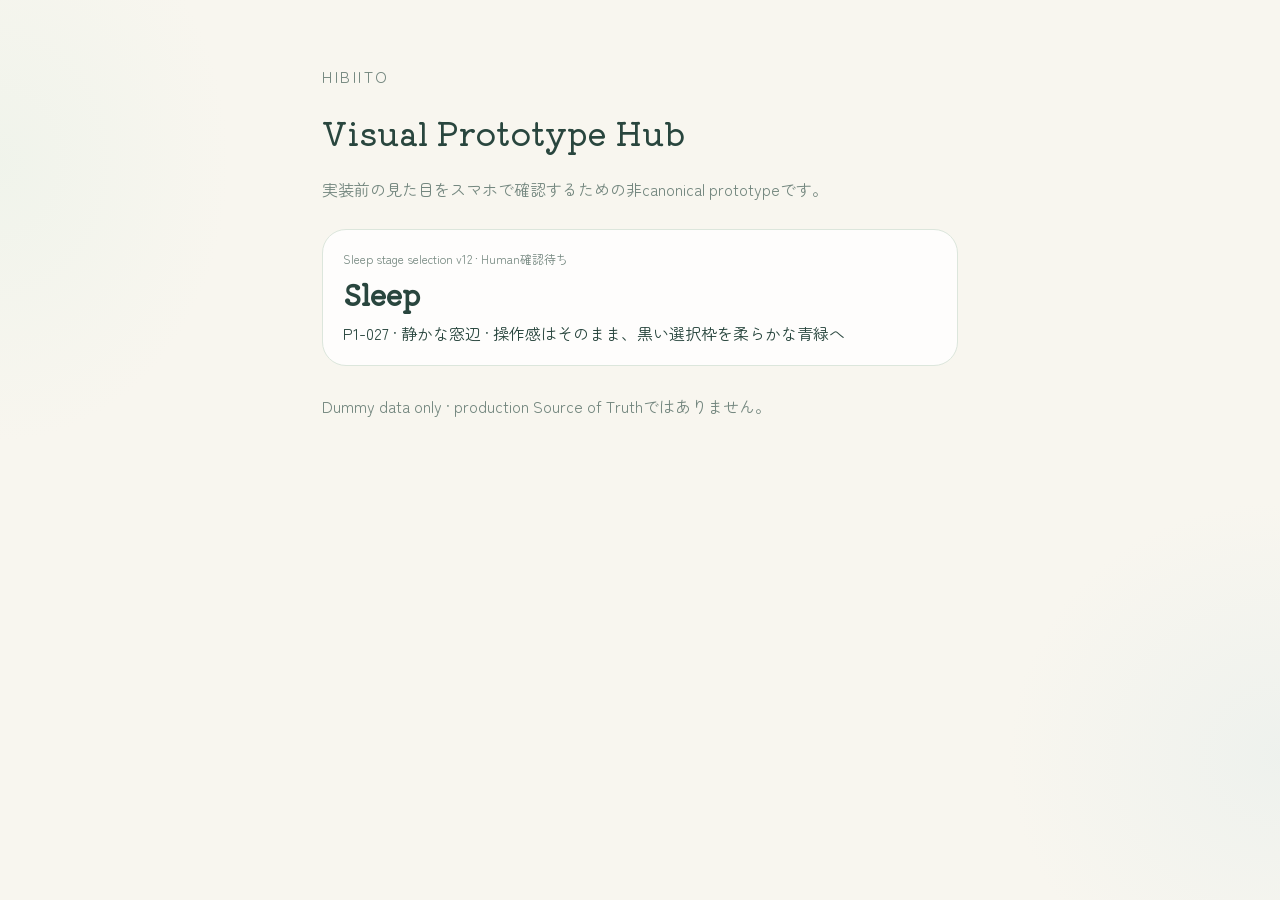
<file: index.html>
<!doctype html>
<html lang="ja">
<head>
  <meta charset="utf-8" />
  <meta name="viewport" content="width=device-width,initial-scale=1,viewport-fit=cover" />
  <title>HIBIITO Visual Prototype Hub</title>
  <link rel="preconnect" href="https://fonts.googleapis.com">
  <link rel="preconnect" href="https://fonts.gstatic.com" crossorigin>
  <link href="https://fonts.googleapis.com/css2?family=Kiwi+Maru:wght@400;500&family=Zen+Maru+Gothic:wght@400;500;700&display=swap" rel="stylesheet">
  <link rel="stylesheet" href="./shared/prototype.css?v=20261020-calm2" />
</head>
<body>
  <main class="hub">
    <p class="eyebrow">HIBIITO</p>
    <h1>Visual Prototype Hub</h1>
    <p class="lead">実装前の見た目をスマホで確認するための非canonical prototypeです。</p>
    <section class="cards">
      <a class="prototype-card" href="./sleep/">
        <span class="status">Sleep stage selection v12 · Human確認待ち</span>
        <strong>Sleep</strong>
        <span>P1-027 · 静かな窓辺 · 操作感はそのまま、黒い選択枠を柔らかな青緑へ</span>
      </a>
    </section>
    <p class="note">Dummy data only · production Source of Truthではありません。</p>
  </main>
</body>
</html>
</file>
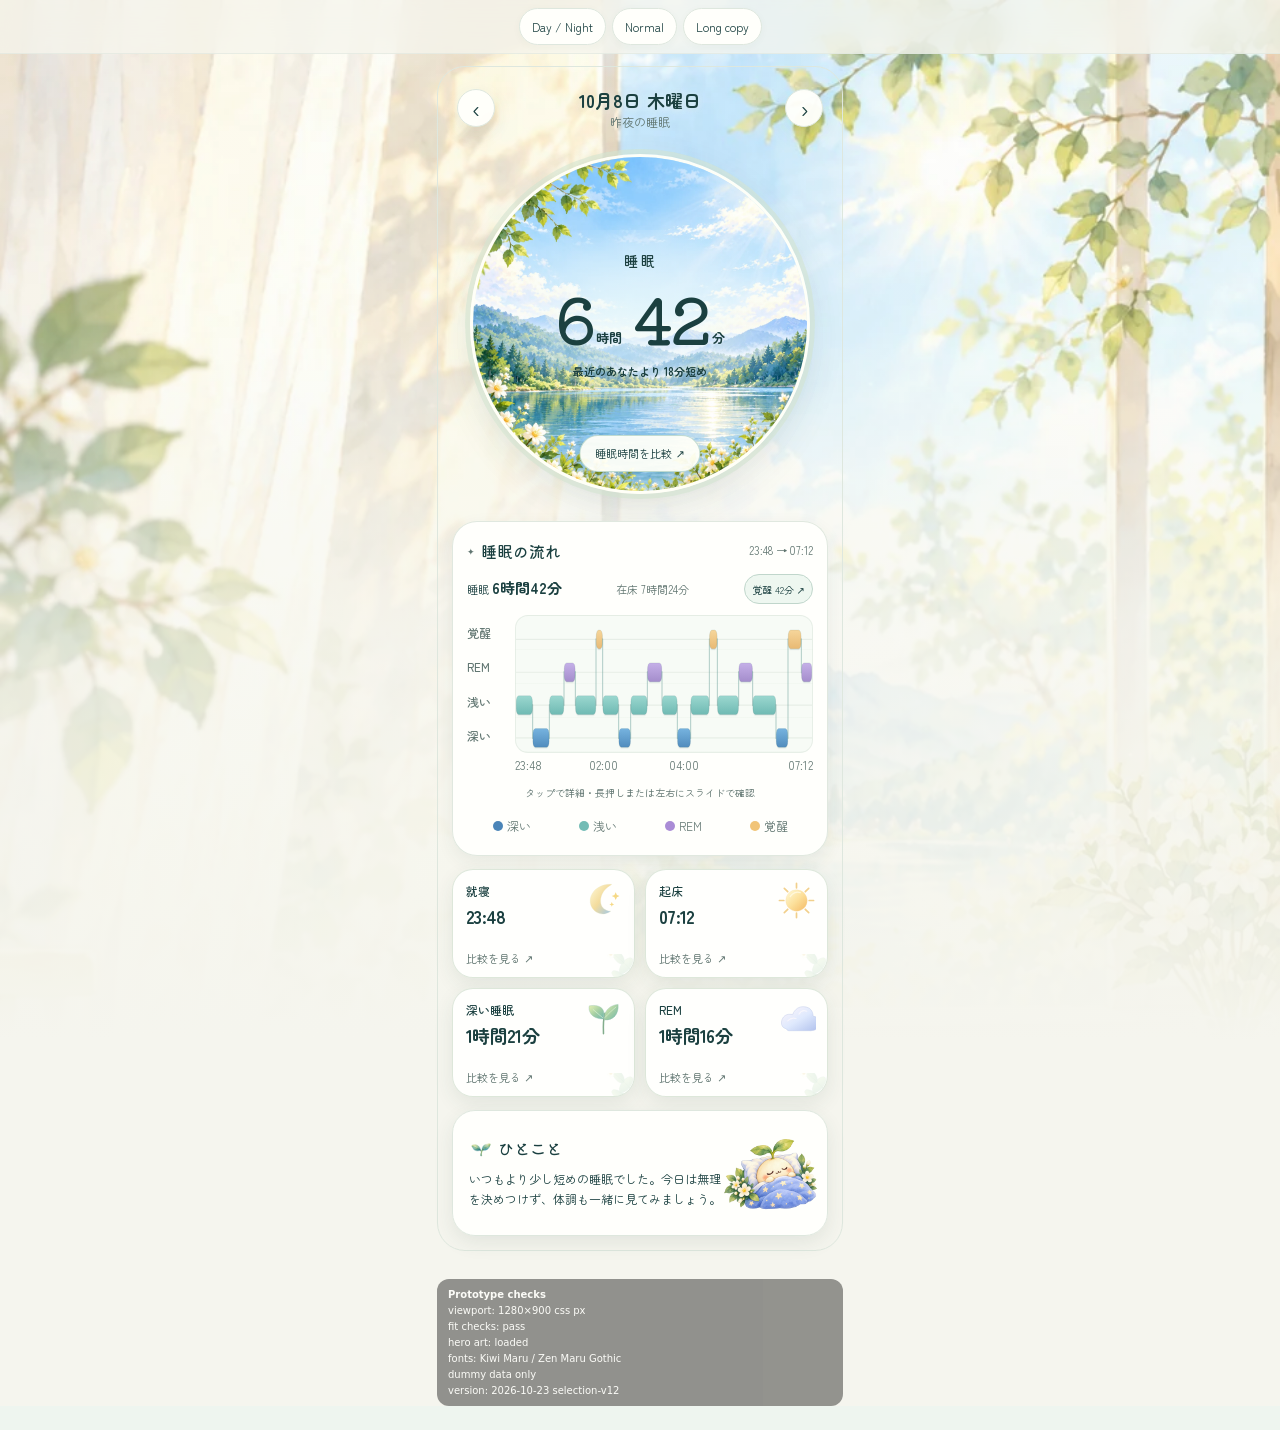
<file: sleep/index.html>
<!doctype html>
<html lang="ja" data-theme="day">
<head>
  <meta charset="utf-8" />
  <meta name="viewport" content="width=device-width,initial-scale=1,viewport-fit=cover" />
  <title>HIBIITO Sleep Prototype</title>
  <link rel="preconnect" href="https://fonts.googleapis.com">
  <link rel="preconnect" href="https://fonts.gstatic.com" crossorigin>
  <link href="https://fonts.googleapis.com/css2?family=Kiwi+Maru:wght@400;500&family=Zen+Maru+Gothic:wght@400;500;700&display=swap" rel="stylesheet">
  <link rel="stylesheet" href="../shared/prototype.css?v=20261020-calm2" />
  <link rel="stylesheet" href="./visual-calm.css?v=20261020-calm2" />
  <link rel="stylesheet" href="./visual-asset-v3.css?v=20261021-art3" />
  <link rel="stylesheet" href="./visual-polish-v4.css?v=20261021-polish4" />
  <link rel="stylesheet" href="./visual-icons-v5.css?v=20261021-icons5" />
  <link rel="stylesheet" href="./visual-cards-v6.css?v=20261021-cards6" />
  <link rel="stylesheet" href="./visual-graph-v7.css?v=20261021-graph7" />
  <link rel="stylesheet" href="./visual-compare-v8.css?v=20261022-compare8" />
  <link rel="stylesheet" href="./visual-states-v9.css?v=20261022-states9" />
  <link rel="stylesheet" href="./visual-stage-v10.css?v=20261022-stage10" />
  <link rel="stylesheet" href="./visual-selection-v12.css?v=20261023-select12" />
</head>
<body class="sleep-page">
  <div class="sleep-page-scene" aria-hidden="true"></div>
  <div class="toolbar" aria-label="prototype controls">
    <button data-action="theme">Day / Night</button>
    <button data-action="state">Normal</button>
    <button data-action="copy">Long copy</button>
  </div>

  <main class="phone-shell">
    <section class="screen sleep-screen" id="sleep-screen">
      <header class="date-row">
        <button aria-label="前日">‹</button>
        <div>
          <div class="date-main">10月8日 木曜日</div>
          <div class="date-sub">昨夜の睡眠</div>
        </div>
        <button aria-label="翌日">›</button>
      </header>

      <section class="sleep-hero">
        <img class="hero-art hero-art-day" src="../assets/sleep-hero-day.webp?v=20261021-art3" alt="" aria-hidden="true">
        <img class="hero-art hero-art-night" src="../assets/sleep-hero-night.webp?v=20261021-art3" alt="" aria-hidden="true">
        <div class="hero-copy" data-hero-safe-probe>
          <p class="hero-eyebrow">睡眠</p>
          <div class="hero-value" data-fit-probe aria-label="6時間42分">
            <span class="hero-time"><span class="hero-number">6</span><span class="hero-unit">時間</span></span>
            <span class="hero-time"><span class="hero-number">42</span><span class="hero-unit">分</span></span>
          </div>
          <p class="hero-support" data-fit-probe>最近のあなたより 18分短め</p>
        </div>
        <button type="button" class="hero-detail-cta" data-compare="total" aria-haspopup="dialog">睡眠時間を比較 <span aria-hidden="true">↗</span></button>
      </section>


      <section class="section-block sleep-graph">
        <div class="section-title-row" data-fit-probe><h2><span class="heading-flower" aria-hidden="true">✦</span>睡眠の流れ</h2><span>23:48 → 07:12</span></div>
        <div class="graph-quick-facts"><span>睡眠 <strong>6時間42分</strong></span><span>在床 7時間24分</span><button class="quick-compare" type="button" data-compare="awake" aria-haspopup="dialog">覚醒 42分 <span aria-hidden="true">↗</span></button></div>
        <div class="sleep-timeline">
          <div class="timeline-lanes" aria-hidden="true"><span>覚醒</span><span>REM</span><span>浅い</span><span>深い</span></div>
          <div class="timeline-visual" id="timeline-a" aria-label="各睡眠段階の時間推移"></div>
        </div>
        <div class="time-axis"><span>23:48</span><span>02:00</span><span>04:00</span><span>07:12</span></div>
        <div class="stage-popover-v10" id="stage-popover-v10" role="group" aria-label="睡眠区間の詳細" hidden>
          <div class="stage-popover-title-row"><strong id="stage-v10-name">浅い睡眠</strong><span id="stage-v10-duration">31分</span></div>
          <div class="stage-popover-time" id="stage-v10-times">01:17〜01:48</div>
          <div class="stage-popover-footer">
            <span class="stage-popover-mode" id="stage-v10-mode">選択中</span>
            <div class="stage-popover-nav" id="stage-v10-nav">
              <button type="button" data-stage-nav="-1" aria-label="前の睡眠区間">‹</button>
              <button type="button" data-stage-nav="1" aria-label="次の睡眠区間">›</button>
            </div>
          </div>
        </div>
        <p class="graph-selection" id="timeline-a-selected">タップで詳細・長押しまたは左右にスライドで確認</p>
        <div class="stage-key"><span><i class="key-deep"></i>深い</span><span><i class="key-light"></i>浅い</span><span><i class="key-rem"></i>REM</span><span><i class="key-awake"></i>覚醒</span></div>
      </section>

      <section class="metrics-grid" aria-label="睡眠指標・タップで個人比較">
        <button class="metric-card" type="button" data-compare="bedtime" aria-haspopup="dialog"><span class="metric-illustration" aria-hidden="true">☾</span><span>就寝</span><strong>23:48</strong><span class="metric-hint">比較を見る ↗</span></button>
        <button class="metric-card" type="button" data-compare="wakeup" aria-haspopup="dialog"><span class="metric-illustration" aria-hidden="true">☀</span><span>起床</span><strong>07:12</strong><span class="metric-hint">比較を見る ↗</span></button>
        <button class="metric-card" type="button" data-compare="deep" aria-haspopup="dialog"><span class="metric-illustration" aria-hidden="true">♧</span><span>深い睡眠</span><strong>1時間21分</strong><span class="metric-hint">比較を見る ↗</span></button>
        <button class="metric-card" type="button" data-compare="rem" aria-haspopup="dialog"><span class="metric-illustration" aria-hidden="true">☁</span><span>REM</span><strong>1時間16分</strong><span class="metric-hint">比較を見る ↗</span></button>
      </section>

      <section class="insight">
        <div class="insight-content" data-fit-probe>
          <h2><span class="heading-flower" aria-hidden="true">♧</span>ひとこと</h2>
          <p id="insight-copy">いつもより少し短めの睡眠でした。今日は無理を決めつけず、体調も一緒に見てみましょう。</p>
        </div>
        <img class="insight-mascot" src="../assets/sleep-note-mascot.webp?v=20261021-art3" alt="" aria-hidden="true">
      </section>

      <section class="state-panel sleep-state-v9" id="state-panel" data-state="missing" aria-live="polite" hidden>
        <div class="sleep-state-art-wrap" aria-hidden="true">
          <img id="state-illustration" src="../assets/sleep-icon-deep-v6.svg" alt="">
          <span class="sleep-state-spark sleep-state-spark-a"></span>
          <span class="sleep-state-spark sleep-state-spark-b"></span>
        </div>
        <span id="state-overline" class="sleep-state-overline">昨夜の睡眠</span>
        <h2 id="state-title">記録が見つかりません</h2>
        <p id="state-message" class="sleep-state-description">昨夜の睡眠データは見つかりませんでした。睡眠時間が0時間という意味ではありません。</p>
        <div id="state-loading-skeleton" class="sleep-state-loading" aria-hidden="true" hidden>
          <span></span><span></span><span></span>
        </div>
        <p id="state-note" class="sleep-state-note">記録があとから反映される場合もあります。</p>
        <button type="button" class="sleep-state-retry" data-action="retry-sleep" hidden>もう一度試す</button>
      </section>
    </section>
  </main>


  <div class="sheet-backdrop" id="compare-backdrop" hidden></div>
  <section class="comparison-sheet" id="compare-sheet" role="dialog" aria-modal="true" aria-labelledby="compare-title" tabindex="-1" hidden>
    <button class="sheet-drag-handle" id="compare-handle" type="button" aria-label="比較を閉じる。下にスワイプまたはタップしてください">
      <span class="sheet-grabber" aria-hidden="true"></span>
    </button>
    <div class="sheet-heading">
      <span class="sheet-eyebrow">いつもの自分と比べる</span>
      <span class="sheet-dismiss-hint">下へスワイプで閉じる</span>
    </div>
    <h2 id="compare-title">睡眠時間</h2>
    <div class="sheet-current">
      <div><span>今回の睡眠</span><strong id="compare-current">6時間42分</strong></div>
      <span id="compare-status" class="sheet-status">いつもの範囲内</span>
    </div>
    <div class="sheet-v8-plot">
      <div class="sheet-v8-plot-title">いつもの範囲と今回の位置</div>
      <div id="compare-plot" class="sheet-v8-plot-area" role="img" aria-label="今回の位置と最近30日の平均、いつもの範囲を比較">
        <div class="sheet-v8-range-track" aria-hidden="true"></div>
        <div class="sheet-v8-range-band" aria-hidden="true"></div>
        <div id="compare-average-marker" class="sheet-v8-average-marker" aria-hidden="true"></div>
        <div id="compare-marker" class="sheet-v8-current-marker" aria-hidden="true"><span>今回</span></div>
      </div>
      <div class="sheet-v8-axis" aria-hidden="true">
        <div><span id="compare-min-short">6:30</span><small>下限</small></div>
        <div><span id="compare-avg-short">7:00</span><small>30日平均</small></div>
        <div><span id="compare-max-short">7:30</span><small>上限</small></div>
      </div>
    </div>
    <div class="sheet-stats sheet-v8-stats">
      <div><span>最近30日平均</span><strong id="compare-average">7時間00分</strong></div>
      <div><span>いつもの範囲</span><strong id="compare-range">6時間30分〜7時間30分</strong></div>
    </div>
    <p class="sheet-summary" id="compare-summary">30日平均より18分短めです。</p>
    <p class="sheet-disclaimer">※ デモデータによる比較です。健康状態を判定するものではありません。</p>
  </section>

  <aside class="debug-panel">
    <strong>Prototype checks</strong>
    <span id="viewport-readout"></span>
    <span id="overflow-readout">fit checks: checking…</span>
    <span id="art-readout">hero art: checking…</span>
    <span>fonts: Kiwi Maru / Zen Maru Gothic</span>
    <span>dummy data only</span>
    <span id="prototype-version">version: 2026-10-23 selection-v12</span>
  </aside>

  <script src="../shared/prototype.js?v=20261020-calm2"></script>
  <script src="./visual-graph-v7.js?v=20261021-graph7"></script>
  <script src="./visual-stage-v11.js?v=20261023-touch11"></script>
</body>
</html>
</file>
<file: shared/prototype.css>
:root{
  font-family:"Zen Maru Gothic",system-ui,sans-serif;
  color:#24423d;background:#eef5ef;
  --bg:#f7f3e8;--surface:rgba(255,255,255,.68);--ink:#26423d;--muted:#71817c;
  --accent:#78a99b;--accent2:#b9d4cb;--line:#d8e2dc;--hero:#dcebe4;--glow:#fff7cd;
}
html[data-theme="night"]{
  color:#eaf4f2;background:#101a28;
  --bg:#111b2b;--surface:rgba(30,49,68,.72);--ink:#edf6f3;--muted:#a6b9c0;
  --accent:#8ec7c5;--accent2:#335f67;--line:#35515c;--hero:#173d55;--glow:#d9ecff;
}
*{box-sizing:border-box}
body{margin:0;min-height:100svh;background:var(--bg);color:var(--ink)}
button,a{font:inherit}
.hub{max-width:680px;margin:auto;padding:48px 22px}.hub h1{font-family:"Kiwi Maru";font-weight:500}
.eyebrow{letter-spacing:.16em;color:var(--muted)}.lead,.note{color:var(--muted)}
.cards{display:grid;gap:12px;margin:28px 0}.prototype-card{display:grid;gap:7px;padding:20px;border:1px solid var(--line);border-radius:24px;background:var(--surface);color:inherit;text-decoration:none}.prototype-card strong{font-family:"Kiwi Maru";font-size:28px}.status{font-size:12px;color:var(--muted)}
.toolbar{position:sticky;top:0;z-index:20;display:flex;gap:8px;overflow:auto;padding:8px;background:color-mix(in srgb,var(--bg) 88%,transparent);backdrop-filter:blur(14px);border-bottom:1px solid var(--line)}
.toolbar button{white-space:nowrap;border:1px solid var(--line);border-radius:999px;padding:8px 12px;background:var(--surface);color:var(--ink)}
.phone-shell{width:min(100%,430px);margin:0 auto;padding:10px 12px 32px}
.screen{min-height:calc(100svh - 58px);display:flex;flex-direction:column;gap:8px}
.date-row{height:48px;display:grid;grid-template-columns:48px 1fr 48px;align-items:center;text-align:center}
.date-row button{border:0;background:none;color:var(--ink);font-size:28px}.date-main{font-weight:700;font-size:15px}.date-sub{font-size:11px;color:var(--muted)}
.sleep-hero{position:relative;isolation:isolate;min-height:244px;aspect-ratio:1/1;max-height:300px;margin:auto;width:min(76vw,284px);border-radius:50%;overflow:hidden;display:grid;place-items:center;border:1px solid color-mix(in srgb,var(--accent) 30%,transparent);box-shadow:0 12px 34px rgba(71,105,106,.10)}

.hero-copy{z-index:2;text-align:center;max-width:82%;transform:translateY(-6px)}.hero-eyebrow{font-family:"Kiwi Maru";font-size:13px;margin:0 0 8px}.hero-value{display:flex;align-items:baseline;justify-content:center;gap:3px;white-space:nowrap}.hero-value span{font-family:"Kiwi Maru";font-size:45px;line-height:1}.hero-value small{font-size:11px;font-weight:700}.hero-support{font-size:10px;font-weight:700;margin:10px 0 0}

.section-block,.insight,.metrics-grid article,.state-panel{background:var(--surface);border:1px solid var(--line);border-radius:18px}.section-block{padding:12px}.section-title-row{display:flex;align-items:baseline;justify-content:space-between}.section-title-row h2,.insight h2{font-family:"Kiwi Maru";font-size:14px;margin:0}.section-title-row span{font-size:9px;color:var(--muted)}
.sleep-stage{height:38px;margin-top:10px;border-radius:12px;overflow:hidden;display:flex;background:color-mix(in srgb,var(--line) 60%,transparent)}.stage{height:100%}.deep{background:#547b83}.light{background:#8fb4b2}.rem{background:#9d93b7}.awake{background:#d8bd88}.stage-labels{display:flex;justify-content:space-between;margin-top:5px;font-size:9px;color:var(--muted)}
.metrics-grid{display:grid;grid-template-columns:1fr 1fr;gap:6px}.metrics-grid article{padding:9px 11px;display:grid;gap:2px}.metrics-grid span{font-size:9px;color:var(--muted)}.metrics-grid strong{font-size:13px}
.insight{display:grid;grid-template-columns:42px 1fr;gap:8px;padding:10px 12px;align-items:center}.sprout{width:36px;height:36px;border-radius:50%;display:grid;place-items:center;background:color-mix(in srgb,var(--accent2) 65%,transparent)}.insight h2{font-size:13px}.insight p{font-size:10px;line-height:1.5;margin:3px 0 0}
.state-panel{padding:16px;text-align:center}.state-panel p{font-size:11px;color:var(--muted)}
.debug-panel{position:static;width:min(calc(100% - 24px),406px);margin:0 auto 24px;display:flex;flex-direction:column;gap:3px;padding:9px 11px;border-radius:12px;background:rgba(0,0,0,.78);color:white;font:10px/1.3 system-ui}
[data-overflow="true"]{outline:none}
@media (min-width:700px){.phone-shell{padding-top:24px}.screen{border:1px solid var(--line);border-radius:28px;padding:14px;min-height:820px}.toolbar{justify-content:center}}


.hero-art{position:absolute;inset:0;width:100%;height:100%;object-fit:cover;z-index:0;pointer-events:none}
.hero-art-night{display:none}
html[data-theme="night"] .hero-art-day{display:none}
html[data-theme="night"] .hero-art-night{display:block}
.hero-copy{position:relative;z-index:2;text-shadow:0 1px 0 rgba(255,255,255,.20)}
html[data-theme="night"] .hero-copy{text-shadow:0 1px 2px rgba(8,24,39,.45)}
body::before,body::after{content:"";position:fixed;z-index:-1;pointer-events:none;border-radius:50%;filter:blur(10px);opacity:.34}
body::before{width:220px;height:220px;left:-100px;top:42%;background:radial-gradient(circle,var(--accent2),transparent 70%)}
body::after{width:260px;height:260px;right:-150px;bottom:4%;background:radial-gradient(circle,color-mix(in srgb,var(--accent2) 75%,var(--glow)),transparent 72%)}
html[data-theme="night"] body::before,html[data-theme="night"] body::after{opacity:.18}
.debug-panel{opacity:.62}

/* Sleep A / Hero typography contract — prototype only; not Android dp/sp */
[hidden]{display:none!important}
.sleep-hero .hero-copy{
  position:relative;
  z-index:2;
  width:calc(100% - 40px);
  max-width:none;
  padding:7px 2px 8px;
  transform:translateY(-8px);
  text-align:center;
  isolation:isolate;
}
.sleep-hero .hero-copy::before{
  content:"";position:absolute;inset:-13px -4px;z-index:-1;
  border-radius:999px;pointer-events:none;
  background:radial-gradient(ellipse at center,rgba(248,251,246,.38) 0%,rgba(248,251,246,.16) 55%,transparent 80%);
}
html[data-theme="night"] .sleep-hero .hero-copy::before{
  background:radial-gradient(ellipse at center,rgba(16,38,57,.39) 0%,rgba(16,38,57,.17) 56%,transparent 82%);
}
.sleep-hero .hero-eyebrow{
  font-family:"Kiwi Maru",sans-serif;
  font-size:13px;font-weight:500;line-height:1.4;margin:0 0 6px;
}
.sleep-hero .hero-value{
  display:flex;align-items:baseline;justify-content:center;
  column-gap:clamp(6px,2.4vw,12px);
  width:100%;min-width:0;line-height:1.2;white-space:nowrap;
}
.sleep-hero .hero-time{
  display:inline-flex;align-items:baseline;justify-content:center;
  flex:0 0 auto;gap:2px;white-space:nowrap;
}
.sleep-hero .hero-number{
  font-family:"Kiwi Maru",sans-serif;
  font-weight:500;font-size:clamp(40px,11vw,46px);
  line-height:1.18;letter-spacing:-1.2px;
  font-variant-numeric:lining-nums tabular-nums;
}
.sleep-hero .hero-unit{
  font-family:"Zen Maru Gothic",sans-serif;
  font-size:11px;font-weight:700;line-height:1.25;
  position:relative;bottom:1px;
}
.sleep-hero .hero-support{
  font-family:"Zen Maru Gothic",sans-serif;
  font-size:10px;line-height:1.5;font-weight:700;
  margin:8px 0 0;white-space:normal;
}
html[data-theme="night"] .sleep-hero .hero-copy{
  text-shadow:0 1px 2px rgba(7,24,41,.48);
}
@media(max-width:340px){
  .sleep-hero .hero-copy{width:calc(100% - 30px)}
  .sleep-hero .hero-number{font-size:39px}
  .sleep-hero .hero-unit{font-size:10px}
}

/* Sleep design comparison: all values below are demonstration only. */
.sleep-graph{padding:12px;--deep:#527f94;--light:#8cbfbd;--rem:#a394ca;--awake:#e4b981}
html[data-theme="night"] .sleep-graph{--deep:#487faf;--light:#8bc5cc;--rem:#ac91df;--awake:#edc58a}
.graph-quick-facts{display:flex;flex-wrap:wrap;gap:4px 10px;align-items:baseline;color:var(--muted);font-size:10px;padding:8px 0 9px}
.graph-quick-facts span:first-child{color:var(--ink)}.graph-quick-facts strong{font-size:13px}
.graph-switcher{display:grid;grid-template-columns:repeat(3,minmax(0,1fr));gap:3px;padding:3px;border-radius:13px;border:1px solid var(--line);background:color-mix(in srgb,var(--accent2) 38%,var(--surface))}
.graph-switcher button{min-height:40px;min-width:0;padding:5px 2px;font-weight:700;font-size:11px;background:transparent;color:var(--muted);border:1px solid transparent;border-radius:10px;cursor:pointer}
.graph-switcher button[aria-pressed="true"]{background:var(--surface);color:var(--ink);border-color:var(--accent);box-shadow:0 2px 6px rgba(42,76,81,.10)}
.graph-explain{color:var(--muted);font-size:10px;line-height:1.5;margin:8px 0 7px}
.sleep-timeline{display:grid;grid-template-columns:38px minmax(0,1fr);gap:5px}
.timeline-lanes{display:grid;grid-template-rows:repeat(4,1fr);align-items:center;height:116px;color:var(--muted);font-size:9px}
.timeline-visual{height:116px;min-width:0;overflow:hidden;border-radius:12px;background:color-mix(in srgb,var(--accent2) 15%,var(--surface));touch-action:pan-y}
.timeline-visual svg{display:block;width:100%;height:100%}
.stage-grid{stroke:var(--line);stroke-width:1}
.stage-transition{stroke:var(--accent);stroke-width:2.4;opacity:.65}
.stage-segment{cursor:pointer;stroke:var(--surface);stroke-width:1.3}
.stage-segment:focus-visible{stroke:var(--ink);stroke-width:4;outline:none}
.stage-deep{fill:var(--deep);background:var(--deep)}
.stage-light{fill:var(--light);background:var(--light)}
.stage-rem{fill:var(--rem);background:var(--rem)}
.stage-awake{fill:var(--awake);background:var(--awake)}
.time-axis{position:relative;height:17px;margin-left:43px;color:var(--muted);font-size:9px;font-variant-numeric:tabular-nums}
.time-axis span{position:absolute;top:0;white-space:nowrap;transform:translateX(-50%)}
.time-axis span:nth-child(1){left:0;transform:none}
.time-axis span:nth-child(2){left:29.73%}
.time-axis span:nth-child(3){left:56.76%}
.time-axis span:nth-child(4){right:0;transform:none}
.graph-selection{font-size:10px;line-height:1.45;margin:8px 0;padding:7px 9px;min-height:29px;background:color-mix(in srgb,var(--accent2) 27%,var(--surface));border-radius:9px}
.stage-key{display:flex;flex-wrap:wrap;justify-content:space-between;gap:6px;font-size:9px;color:var(--muted)}
.stage-key span{display:flex;align-items:center;gap:4px}
.stage-key i{display:inline-block;width:9px;height:9px;border-radius:3px}
.key-deep{background:var(--deep)}.key-light{background:var(--light)}.key-rem{background:var(--rem)}.key-awake{background:var(--awake)}
.distribution-bar{height:23px;margin:11px 0;display:flex;gap:2px;border-radius:9px;overflow:hidden}
.distribution-bar span{min-width:0}
.stage-totals{display:grid;gap:5px}
.stage-total{display:grid;grid-template-columns:10px minmax(0,1fr) auto;gap:7px;align-items:center;padding:6px 4px;border-bottom:1px solid var(--line)}
.stage-total:last-child{border-bottom:0}
.stage-total .swatch{width:9px;height:9px;border-radius:3px}
.stage-total-name{font-size:11px}
.stage-total-time{font-size:12px;font-weight:700;text-align:right}
.stage-total-time small{font-size:9px;font-weight:400;color:var(--muted)}
.graph-note{font-size:9px;line-height:1.5;color:var(--muted);margin:8px 1px 0}
.timeline-compact .timeline-lanes,.timeline-compact .timeline-visual{height:90px}
.comparison-list{display:grid;gap:5px;margin-top:7px}
.comparison-row{display:grid;grid-template-columns:minmax(0,1fr) auto;gap:2px;padding:7px 8px;border-radius:9px;background:color-mix(in srgb,var(--accent2) 16%,var(--surface));font-size:10px}
.comparison-row strong{font-size:11px}
.comparison-row span:last-child{grid-column:1/-1;color:var(--muted);font-size:9px}
.comparison-row span.over{color:#a66f42}
html[data-theme="night"] .comparison-row span.over{color:#edc28a}
@media(max-width:350px){.sleep-graph{padding:10px}.graph-switcher button{font-size:10px}.graph-quick-facts{gap:4px 6px;font-size:9px}}

/* Sleep A with optional personal-comparison bottom sheet. Prototype data only. */
.graph-switcher,.graph-variant[hidden]{display:none!important}
.sleep-graph{padding-bottom:13px}
.graph-quick-facts{justify-content:space-between}
.quick-compare{padding:2px 5px;border:1px solid var(--line);border-radius:8px;background:color-mix(in srgb,var(--accent2) 22%,transparent);font-size:10px;color:var(--ink);cursor:pointer}
.metrics-grid .metric-card{
  appearance:none;background:var(--surface);border:1px solid var(--line);border-radius:18px;
  color:var(--ink);display:flex;flex-direction:column;align-items:flex-start;
  gap:3px;padding:10px 11px;text-align:left;min-width:0;min-height:70px;
  cursor:pointer;transition:background .15s ease,border-color .15s ease;
}
.metrics-grid .metric-card:active{background:color-mix(in srgb,var(--accent2) 27%,var(--surface))}
.metrics-grid .metric-card>span:first-child{font-size:9px;color:var(--muted)}
.metrics-grid .metric-card strong{font-size:13px}
.metrics-grid .metric-card .metric-hint{font-size:9px;color:var(--muted);align-self:flex-end}
.hero-detail-cta{
  position:absolute;z-index:5;bottom:13px;left:50%;transform:translateX(-50%);
  background:color-mix(in srgb,var(--surface) 78%,transparent);border:1px solid color-mix(in srgb,var(--accent) 58%,transparent);
  color:var(--ink);font-size:9px;line-height:1.2;border-radius:999px;padding:7px 12px;white-space:nowrap;cursor:pointer;
}
html[data-theme="night"] .hero-detail-cta{background:rgba(14,40,54,.83)}
.metric-card:focus-visible,.quick-compare:focus-visible,.hero-detail-cta:focus-visible,.sheet-drag-handle:focus-visible{
  outline:2px solid var(--accent);outline-offset:3px
}
.sheet-backdrop{position:fixed;inset:0;background:rgba(9,22,31,.49);z-index:80;transition:opacity 240ms ease}
.sheet-backdrop.is-dragging{transition:none}
.comparison-sheet{
  position:fixed;z-index:81;bottom:0;left:50%;transform:translate3d(-50%,var(--sheet-offset,0px),0);width:min(100%,430px);
  max-height:calc(100dvh - 18px);overflow-y:auto;overscroll-behavior:contain;
  padding:0 20px calc(19px + env(safe-area-inset-bottom,0px));
  border-radius:26px 26px 0 0;background:var(--bg);color:var(--ink);
  border:1px solid var(--line);box-shadow:0 -12px 35px rgba(0,0,0,.19);
  transition:transform 240ms cubic-bezier(.2,.76,.28,1);will-change:transform;
}
.comparison-sheet.is-dragging{transition:none}
.comparison-sheet.is-dismissing{transform:translate3d(-50%,calc(100% + 24px),0)}
.sheet-drag-handle{
  display:flex;align-items:center;justify-content:center;width:100%;min-height:39px;
  margin:0;padding:0;border:0;background:transparent;color:var(--muted);touch-action:none;
  -webkit-user-select:none;user-select:none;cursor:grab;
}
.sheet-drag-handle:active{cursor:grabbing}
.sheet-drag-handle:focus-visible{outline:2px solid var(--accent);outline-offset:-4px;border-radius:18px}
.sheet-grabber{display:block;margin:0 auto;background:var(--line);width:44px;height:5px;border-radius:9px;transition:background .18s}
.sheet-drag-handle:active .sheet-grabber{background:var(--accent)}
.sheet-heading{display:flex;justify-content:space-between;align-items:center;gap:10px;padding:0 0 5px}
.sheet-eyebrow{font-size:11px;color:var(--muted)}
.sheet-dismiss-hint{font-size:9px;color:var(--muted);white-space:nowrap}
.comparison-sheet h2{font-family:"Kiwi Maru",sans-serif;font-size:19px;margin:0 0 13px}
.sheet-current{display:flex;align-items:center;justify-content:space-between;gap:8px;margin-bottom:13px}
.sheet-current>div{display:grid;gap:2px}
.sheet-current>div>span{font-size:11px;color:var(--muted)}
.sheet-current strong{font-family:"Kiwi Maru",sans-serif;font-weight:500;font-size:28px}
.sheet-status{font-size:10px;border-radius:999px;padding:6px 9px;border:1px solid var(--line);color:var(--ink);background:var(--surface);white-space:nowrap}
.sheet-stats{display:grid;grid-template-columns:1fr 1fr;gap:9px}
.sheet-stats>div{display:grid;gap:5px;padding:11px 9px;border:1px solid var(--line);background:var(--surface);border-radius:13px;min-width:0}
.sheet-stats span{font-size:10px;color:var(--muted)}
.sheet-stats strong{font-size:12px;font-weight:700;overflow-wrap:anywhere}
.sheet-scale{position:relative;margin:15px 9px 9px;height:8px;border-radius:99px;background:var(--line)}
.sheet-range-band{position:absolute;left:20%;width:60%;top:0;bottom:0;border-radius:99px;background:var(--accent2)}
.sheet-marker{position:absolute;left:50%;top:50%;transform:translate(-50%,-50%);height:19px;width:9px;border:2px solid var(--bg);border-radius:9px;background:var(--ink);box-shadow:0 0 0 1px var(--accent)}
.sheet-summary{margin:12px 0 8px;font-size:12px;line-height:1.6}
.sheet-disclaimer{margin:0;font-size:10px;line-height:1.5;color:var(--muted)}
body.sheet-open{overflow:hidden}
@media(max-width:350px){.comparison-sheet{padding-left:14px;padding-right:14px}.sheet-current strong{font-size:24px}.sheet-stats strong{font-size:11px}}

@media(prefers-reduced-motion:reduce){
  .comparison-sheet,.sheet-backdrop,.sheet-grabber{transition:none}
}

/* Sleep visual polish v1 — prototype only, approved interactions unchanged */
:root{--bg:#f8f6ef;--surface:rgba(255,255,255,.81);--ink:#29463e;--muted:#74877f;--accent:#72ab9b;--accent2:#cfe7dc;--line:#dce6dc;--shadow:0 5px 18px rgba(98,131,113,.075)}
html[data-theme="night"]{--bg:#111c2c;--surface:rgba(29,47,66,.84);--ink:#eef5f2;--muted:#a5bbc4;--accent:#92c4c8;--accent2:#355768;--line:#355465;--shadow:0 6px 20px rgba(5,15,31,.15)}
body{color:var(--ink);background:radial-gradient(ellipse 270px 330px at 0% 18%,rgba(215,236,223,.24),transparent 85%),radial-gradient(ellipse 320px 300px at 100% 84%,rgba(207,227,232,.24),transparent 85%),var(--bg)}
html[data-theme="night"] body{background:radial-gradient(ellipse 270px 310px at 0% 25%,rgba(73,103,127,.14),transparent 87%),radial-gradient(ellipse 320px 330px at 100% 84%,rgba(40,77,103,.14),transparent 87%),var(--bg)}
.toolbar{gap:6px;padding:8px max(10px,env(safe-area-inset-left));border-bottom:1px solid var(--line);background:color-mix(in srgb,var(--bg) 91%,transparent)}
.toolbar button{padding:7px 12px;border-radius:999px;border-color:var(--line);background:var(--surface);color:var(--ink);font-size:12px;min-height:37px;box-shadow:0 2px 8px rgba(50,75,69,.035)}
.toolbar button:active{background:var(--accent2)}
.phone-shell{padding:10px 12px 22px}
.sleep-screen{position:relative;gap:8px}
.sleep-screen::after{content:"";pointer-events:none;position:absolute;z-index:0;bottom:-20px;left:-14px;right:-14px;height:116px;background:url("../assets/sleep-garden.svg?v=20261020-visual1") center bottom/100% auto no-repeat;opacity:.28}
html[data-theme="night"] .sleep-screen::after{opacity:.10;filter:hue-rotate(62deg) saturate(.45)}
.sleep-screen>*{position:relative;z-index:1}
.date-row{height:48px}
.date-row button{justify-self:center;display:grid;place-items:center;width:34px;height:34px;border:1px solid var(--line);border-radius:50%;background:color-mix(in srgb,var(--surface) 82%,transparent);font-size:24px;box-shadow:0 2px 7px rgba(34,69,66,.045)}
.date-row .date-main{font-size:14px;letter-spacing:.01em}
.date-row .date-sub{font-size:10px}
.sleep-hero{border:1px solid color-mix(in srgb,var(--accent2) 76%,transparent);box-shadow:0 0 0 5px color-mix(in srgb,var(--accent2) 23%,transparent),0 10px 25px rgba(68,99,100,.10)}
html[data-theme="night"] .sleep-hero{box-shadow:0 0 0 5px rgba(95,151,166,.08),0 8px 25px rgba(0,9,31,.19)}
.sleep-hero::after{content:"";position:absolute;inset:0;z-index:1;pointer-events:none;border-radius:50%;background:radial-gradient(circle at 26% 23%,rgba(255,255,255,.26),transparent 44%)}
html[data-theme="night"] .sleep-hero::after{background:radial-gradient(circle at 22% 20%,rgba(200,219,238,.06),transparent 50%)}
.sleep-hero .hero-copy{z-index:3}
.sleep-hero .hero-eyebrow{letter-spacing:.06em}
.hero-detail-cta{bottom:12px;padding:6px 11px;min-height:29px;border-color:color-mix(in srgb,var(--accent) 42%,transparent);box-shadow:0 2px 7px rgba(63,93,81,.08)}
.section-block,.insight,.metrics-grid .metric-card,.state-panel{background:var(--surface);border:1px solid var(--line);box-shadow:var(--shadow);backdrop-filter:blur(7px)}
.sleep-graph{background:linear-gradient(170deg,color-mix(in srgb,var(--surface) 95%,var(--accent2)),var(--surface) 82%);border-radius:20px;padding:12px 12px 13px;--deep:#5d89a2;--light:#9bc8c2;--rem:#a89dcf;--awake:#e9c39a}
html[data-theme="night"] .sleep-graph{background:linear-gradient(160deg,rgba(37,64,85,.94),var(--surface));--deep:#5b8fb5;--light:#85b6bb;--rem:#a39ad2;--awake:#dbbd91}
.section-title-row h2,.insight h2{font-family:"Kiwi Maru",sans-serif;font-weight:500}
.heading-flower{color:var(--accent);font-family:"Zen Maru Gothic",sans-serif;font-size:.92em;margin-right:6px}
.section-title-row h2{display:inline-flex;align-items:center;font-size:13px}
.graph-quick-facts{gap:4px 8px;padding:8px 0 9px}
.graph-quick-facts strong{color:var(--ink)}
.quick-compare{padding:3px 7px;border-radius:999px;background:color-mix(in srgb,var(--accent2) 34%,var(--surface));border-color:color-mix(in srgb,var(--accent) 28%,var(--line));color:var(--ink)}
.timeline-visual{background:repeating-linear-gradient(0deg,transparent 0 27px,color-mix(in srgb,var(--line) 36%,transparent) 28px),color-mix(in srgb,var(--accent2) 14%,var(--surface));border-radius:13px}
.stage-transition{stroke:color-mix(in srgb,var(--accent) 55%,transparent);opacity:.48}
.stage-segment{stroke:var(--surface);stroke-width:1.5}
.graph-selection{border:1px solid color-mix(in srgb,var(--accent2) 48%,transparent);background:color-mix(in srgb,var(--accent2) 27%,var(--surface));padding:6px 9px}
.stage-key{gap:6px}
.stage-key i{border-radius:50%;width:8px;height:8px}
.metrics-grid{gap:7px}
.metrics-grid .metric-card{position:relative;min-height:70px;border-radius:17px;padding:9px 11px 8px;gap:1px;overflow:hidden;background:linear-gradient(135deg,color-mix(in srgb,var(--surface) 95%,var(--accent2)),var(--surface))}
html[data-theme="night"] .metrics-grid .metric-card{background:linear-gradient(145deg,rgba(43,69,86,.89),var(--surface))}
.metrics-grid .metric-card strong{font-size:13px;font-variant-numeric:tabular-nums}
.metrics-grid .metric-card .metric-hint{margin-top:auto;font-size:9px;color:color-mix(in srgb,var(--muted) 84%,var(--accent))}
.metric-illustration{position:absolute;right:9px;top:8px;display:grid;place-items:center;width:27px;height:27px;border-radius:50%;background:color-mix(in srgb,var(--accent2) 51%,var(--surface));color:color-mix(in srgb,var(--accent) 74%,var(--ink));font-size:16px;line-height:1;pointer-events:none}
.metrics-grid .metric-card .metric-illustration{font-size:16px}
html[data-theme="night"] .metric-illustration{background:rgba(106,151,168,.18);color:#b1d4d2}
.insight{position:relative;isolation:isolate;overflow:hidden;display:grid;grid-template-columns:minmax(0,1fr) 72px;align-items:center;gap:4px;border-radius:20px;padding:10px 10px 11px 13px;min-height:95px;background:linear-gradient(125deg,color-mix(in srgb,var(--surface) 91%,var(--accent2)),var(--surface))}
html[data-theme="night"] .insight{background:linear-gradient(135deg,rgba(39,64,81,.90),var(--surface))}
.insight-content{min-width:0;position:relative;z-index:2}
.insight h2{font-size:13px;line-height:1.35;margin:0 0 4px}
.insight p{margin:0;font-size:10px;line-height:1.52;overflow-wrap:anywhere}
.insight-mascot{position:relative;z-index:1;display:block;width:76px;height:auto;max-height:90px;object-fit:contain;align-self:center;justify-self:end;filter:drop-shadow(0 3px 4px rgba(56,90,99,.08))}
html[data-theme="night"] .insight-mascot{filter:saturate(.85) brightness(.92) drop-shadow(0 3px 5px rgba(0,0,0,.14))}
.state-panel{padding:22px 16px;border-radius:19px;background:linear-gradient(145deg,color-mix(in srgb,var(--surface) 90%,var(--accent2)),var(--surface))}
.state-panel strong{font-family:"Kiwi Maru",sans-serif;font-size:15px}
.state-art{font-size:27px;color:var(--accent);margin-bottom:6px}
.state-panel p{font-size:11px;line-height:1.65;max-width:30em;margin:7px auto 0}
.comparison-sheet{background:linear-gradient(170deg,color-mix(in srgb,var(--bg) 96%,var(--accent2)),var(--bg));box-shadow:0 -10px 36px rgba(10,31,35,.17)}
.sheet-current strong{letter-spacing:-.025em}
.sheet-stats>div{background:color-mix(in srgb,var(--surface) 90%,var(--accent2))}
.sheet-scale{background:color-mix(in srgb,var(--accent2) 39%,var(--line))}
.sheet-marker{background:var(--ink)}
.debug-panel{opacity:.52;font-size:10px;line-height:1.3}
@media(max-width:360px){.insight{grid-template-columns:minmax(0,1fr) 62px;padding:9px 8px 9px 11px}.insight-mascot{width:65px}.insight p{font-size:9.5px}.metric-illustration{right:7px;width:23px;height:23px;font-size:14px}}

/* Keep decorative icons distinct from subdued metric labels. */
.metrics-grid .metric-card .metric-illustration{color:color-mix(in srgb,var(--accent) 75%,var(--ink));font-size:16px}
html[data-theme="night"] .metrics-grid .metric-card .metric-illustration{color:#b1d4d2}
</file>
<file: sleep/visual-calm.css>
/* 非canonicalのビジュアル候補。数値・操作の上に装飾を重ねない。 */
.sleep-page{--bg:#f7f6ec;--surface:rgba(255,255,251,.94);--ink:#183f3e;--muted:#586e6b;--line:#dce6dd;background:radial-gradient(ellipse 340px 400px at 50% 170px,#e3f1e5,transparent 90%),var(--bg)}
html[data-theme="night"] .sleep-page{--bg:#101f33;--surface:rgba(24,44,66,.96);--ink:#edf3f4;--muted:#b3c3ce;--line:#3c566b;background:radial-gradient(ellipse 350px 440px at 50% 170px,#213c5b,transparent 90%),var(--bg)}
.sleep-page .phone-shell{padding:12px 12px 28px}
.sleep-page .sleep-screen{gap:12px}
.sleep-page .date-row{height:54px}
.sleep-page .date-main{font-size:17px}
.sleep-page .date-sub{font-size:11px}
.sleep-page .date-row button{width:38px;height:38px}
.sleep-page .sleep-hero{flex:none;width:min(82vw,332px);min-height:0;max-height:none;aspect-ratio:1;margin:6px auto 9px;border:2px solid rgba(255,255,246,.88);box-shadow:0 0 0 5px rgba(184,211,191,.24),0 12px 30px rgba(72,103,88,.12)}
html[data-theme="night"] .sleep-page .sleep-hero{border-color:#a9bbc9;box-shadow:0 0 0 4px rgba(125,155,179,.08),0 12px 30px rgba(5,16,31,.22)}
.sleep-page .sleep-hero::after{background:none}
.sleep-page .sleep-hero .hero-copy{transform:translateY(-9px);width:calc(100% - 46px)}
.sleep-page .sleep-hero .hero-copy::before{background:radial-gradient(ellipse,rgba(236,247,249,.6),rgba(236,247,249,.18) 60%,transparent 78%)}
html[data-theme="night"] .sleep-page .sleep-hero .hero-copy::before{background:radial-gradient(ellipse,rgba(15,37,66,.35),transparent 76%)}
.sleep-page .sleep-hero .hero-eyebrow{font-size:15px;margin-bottom:8px}
.sleep-page .sleep-hero .hero-number{font-size:clamp(48px,14vw,61px);letter-spacing:-2px}
.sleep-page .sleep-hero .hero-unit{font-size:13px}
.sleep-page .sleep-hero .hero-support{font-size:11px;margin-top:10px}
.sleep-page .hero-detail-cta{bottom:19px;min-height:34px;padding:8px 15px;font-size:10px;background:rgba(255,255,248,.94)}
html[data-theme="night"] .sleep-page .hero-detail-cta{background:#dce6ee;color:#213c55;border-color:#b7c8d7}
.sleep-page .sleep-graph{padding:14px;border-radius:22px;background:var(--surface);--deep:#5387b4;--light:#76b9b0;--rem:#ab94d3;--awake:#edc178}
html[data-theme="night"] .sleep-page .sleep-graph{background:var(--surface);--deep:#609ad0;--light:#79bfbe;--rem:#b09add;--awake:#e7c080}
.sleep-page .section-title-row h2{font-size:15px}
.sleep-page .section-title-row>span{font-size:10px}
.sleep-page .graph-quick-facts{font-size:11px;gap:6px;padding:10px 0}
.sleep-page .graph-quick-facts strong{font-size:14px}
.sleep-page .quick-compare{font-size:10px;min-height:30px}
.sleep-page .timeline-lanes,.sleep-page .timeline-visual{height:126px}
.sleep-page .timeline-lanes,.sleep-page .time-axis,.sleep-page .stage-key{font-size:10px}
.sleep-page .stage-key{padding:7px 4px 0}
.sleep-page .graph-selection{font-size:10px;background:transparent;border:0;padding:5px 0;margin-bottom:0}
.sleep-page .metrics-grid{gap:9px}
.sleep-page .metric-card{min-height:97px;border-radius:20px;padding:13px 12px 10px;background:var(--surface)}
html[data-theme="night"] .sleep-page .metric-card{background:var(--surface)}
.sleep-page .metric-card::after{content:"";position:absolute;pointer-events:none;right:-10px;bottom:-4px;width:93px;height:33px;background:url('../assets/sleep-garden.svg') right bottom/auto 58px no-repeat;opacity:.4}
html[data-theme="night"] .sleep-page .metric-card::after{opacity:.19;filter:saturate(.5)}
.sleep-page .metric-card>span:not(.metric-illustration):not(.metric-hint){font-size:11px;color:var(--ink)}
.sleep-page .metric-card strong{font-size:17px;position:relative;z-index:1}
.sleep-page .metric-card .metric-hint{align-self:flex-start;position:relative;z-index:1;font-size:10px;padding-top:5px;color:var(--muted)}
.sleep-page .metric-card .metric-illustration{width:30px;height:30px;right:9px;top:10px;font-size:20px}
.sleep-page .insight{grid-template-columns:minmax(0,1fr) 106px;gap:2px;min-height:132px;padding:15px 9px 15px 15px;background:var(--surface)}
html[data-theme="night"] .sleep-page .insight{background:var(--surface)}
.sleep-page .insight h2{font-size:15px;margin-bottom:8px}
.sleep-page .insight p{font-size:11px;line-height:1.8}
.sleep-page .insight-mascot{width:112px;max-height:125px;filter:none}
html[data-theme="night"] .sleep-page .insight-mascot{filter:saturate(.72) brightness(.88)}
.sleep-page .sleep-screen::after{opacity:.12}
@media(max-width:350px){
  .sleep-page .sleep-graph{padding:11px}
  .sleep-page .section-title-row h2{font-size:13px}
  .sleep-page .section-title-row>span{font-size:9px}
  .sleep-page .graph-quick-facts{font-size:10px}
  .sleep-page .graph-quick-facts strong{font-size:12px}
  .sleep-page .metric-card strong{font-size:15px}
  .sleep-page .insight{grid-template-columns:minmax(0,1fr) 82px}
  .sleep-page .insight-mascot{width:87px}
}
/* 装飾の疑似要素をscreen内に収め、320pxでも横スクロールを生まない。 */
.sleep-page .sleep-screen::after{left:0;right:0}
</file>
<file: sleep/visual-asset-v3.css>
/* HIBIITO Sleep / Visual asset integration v3
 * Noncanonical public dummy-only prototype. Text, graph and controls stay live.
 * Load AFTER shared/prototype.css and sleep/visual-calm.css.
 */
body.sleep-page{
  position:relative; isolation:isolate;
  --bg:#f6f6ee; --surface:rgba(255,255,251,.96);
  --ink:#1b4040; --muted:#617671; --line:#dee7de;
  --shadow:0 7px 20px rgba(48,78,63,.09);
  background:var(--bg); color:var(--ink);
}
html[data-theme="night"] body.sleep-page{
  --bg:#10223b; --surface:rgba(21,42,68,.94);
  --ink:#edf3f8; --muted:#bdccd7; --line:#43627e;
  --shadow:0 7px 22px rgba(3,12,30,.27);
  background:var(--bg); color:var(--ink);
}
/* Separate painted room from data-bearing cards. Never turn this into a flattened UI image. */
.sleep-page .sleep-page-scene{
  position:fixed; z-index:0; inset:0; pointer-events:none;
  background-image:linear-gradient(to bottom,rgba(250,250,242,.08),rgba(250,249,241,.53) 56%,rgba(248,247,239,.85)),url("../assets/sleep-page-day.webp");
  background-size:cover; background-position:center top;
  opacity:.76;
}
html[data-theme="night"] .sleep-page .sleep-page-scene{
  background-image:linear-gradient(to bottom,rgba(8,25,48,.26),rgba(9,24,44,.53) 47%,rgba(10,25,45,.88)),url("../assets/sleep-page-night.webp");
  background-position:center bottom; background-size:auto 135vh; opacity:.78;
}
.sleep-page .toolbar{position:sticky;z-index:20;border-color:color-mix(in srgb,var(--line) 60%,transparent);background:color-mix(in srgb,var(--bg) 75%,transparent);backdrop-filter:blur(16px)}
.sleep-page .phone-shell,.sleep-page .debug-panel{position:relative;z-index:1}
.sleep-page .sleep-screen{gap:13px}
.sleep-page .sleep-screen::after{content:none}
.sleep-page .date-main{font-size:18px;text-shadow:0 1px 6px color-mix(in srgb,var(--bg) 65%,transparent)}
.sleep-page .date-sub{font-size:12px}
.sleep-page .date-row button{border:1px solid var(--line);background:var(--surface);border-radius:50%;box-shadow:var(--shadow);font-size:24px}
.sleep-page .sleep-hero{
  margin:6px auto 14px; width:min(83vw,340px);aspect-ratio:1;
  border:3px solid rgba(255,255,247,.96);box-shadow:0 0 0 5px rgba(211,228,208,.58),0 12px 35px rgba(31,65,71,.13);
}
html[data-theme="night"] .sleep-page .sleep-hero{border-color:rgba(210,225,237,.88);box-shadow:0 0 0 4px rgba(136,175,204,.17),0 15px 34px rgba(0,12,28,.3)}
.sleep-page .sleep-hero .hero-art{object-position:center center}
html[data-theme="night"] .sleep-page .sleep-hero .hero-art-night{filter:saturate(.76) brightness(.82) contrast(.96)}
.sleep-page .sleep-hero .hero-copy::before{background:radial-gradient(ellipse,rgba(235,250,250,.67),rgba(243,249,250,.3) 53%,transparent 79%)}
html[data-theme="night"] .sleep-page .sleep-hero .hero-copy::before{background:radial-gradient(ellipse,rgba(8,32,62,.55),rgba(9,29,56,.29) 63%,transparent 84%)}
.sleep-page .sleep-hero .hero-number{font-size:clamp(49px,15vw,64px)}
.sleep-page .sleep-hero .hero-unit{font-size:13px}
.sleep-page .sleep-hero .hero-support{font-size:11px;line-height:1.4}
.sleep-page .hero-detail-cta{font-size:11px;min-height:37px;bottom:19px;box-shadow:0 3px 12px rgba(22,58,53,.11)}
.sleep-page .section-block.sleep-graph{
  position:relative;isolation:isolate;overflow:hidden;
  border-radius:25px; padding:17px 14px 15px;
  background:var(--surface);border:1px solid rgba(222,231,221,.92);
  box-shadow:var(--shadow);backdrop-filter:blur(10px);
  --deep:#4b85b8; --light:#73bcb5; --rem:#aa8cd6; --awake:#f1c477;
}
html[data-theme="night"] .sleep-page .section-block.sleep-graph{
  background:rgba(20,42,70,.94);border-color:#466882;
  --deep:#65a8ed; --light:#89d1ca; --rem:#bea5ee; --awake:#f3c784;
}
.sleep-page .sleep-graph::before,.sleep-page .sleep-graph::after{
  content:"";position:absolute;pointer-events:none;z-index:0;bottom:-34px;
  width:120px;height:115px;opacity:.63;
  background:url("../assets/sleep-garden.svg") left bottom/contain no-repeat;
}
.sleep-page .sleep-graph::before{left:-34px}
.sleep-page .sleep-graph::after{right:-35px;transform:scaleX(-1)}
html[data-theme="night"] .sleep-page .sleep-graph::before,
html[data-theme="night"] .sleep-page .sleep-graph::after{opacity:.2;filter:saturate(.45)}
.sleep-page .sleep-graph>*{position:relative;z-index:1}
.sleep-page .section-title-row h2{font-size:16px}
.sleep-page .section-title-row>span{font-size:11px}
.sleep-page .graph-quick-facts{gap:5px 7px;padding:11px 0}
.sleep-page .graph-quick-facts strong{font-size:15px}
.sleep-page .sleep-timeline{gap:7px;grid-template-columns:41px minmax(0,1fr)}
.sleep-page .timeline-lanes,.sleep-page .timeline-visual{height:138px}
.sleep-page .timeline-lanes,.sleep-page .time-axis,.sleep-page .stage-key{font-size:11px}
.sleep-page .timeline-visual{
  background:repeating-linear-gradient(to bottom,transparent 0 33px,color-mix(in srgb,var(--line) 32%,transparent) 34px),color-mix(in srgb,var(--surface) 65%,#e8f3ee);
  border:1px solid color-mix(in srgb,var(--line) 40%,transparent);
}
html[data-theme="night"] .sleep-page .timeline-visual{
  background:repeating-linear-gradient(to bottom,transparent 0 33px,rgba(143,177,206,.10) 34px),rgba(17,44,74,.8);
}
.sleep-page .time-axis{margin-left:48px;min-height:19px}
.sleep-page .stage-key{margin:7px 0 4px;padding:6px 6px 2px;gap:6px 9px;justify-content:space-around}
.sleep-page .graph-selection{font-size:11px;line-height:1.5;margin-top:7px;text-align:center}
.sleep-page .metrics-grid{gap:10px}
.sleep-page .metrics-grid .metric-card{
  position:relative;display:flex;flex-direction:column;align-items:stretch;text-align:left;
  min-height:112px;min-width:0;padding:13px 23px 13px 88px;gap:4px;
  border-radius:22px;overflow:hidden;
  background:rgba(255,255,252,.96);border:1px solid rgba(219,230,217,.93);
  box-shadow:var(--shadow);backdrop-filter:blur(7px); color:var(--ink);
}
html[data-theme="night"] .sleep-page .metrics-grid .metric-card{
  background:rgba(22,47,78,.95);border-color:#486981;
}
.sleep-page .metrics-grid .metric-card::before{
  content:"›";position:absolute;right:8px;top:10px;width:24px;height:24px;
  border-radius:50%;background:color-mix(in srgb,var(--accent2) 32%,var(--surface));
  display:grid;place-items:center;font:23px/1 system-ui;color:var(--ink);
}
.sleep-page .metrics-grid .metric-card::after{opacity:.31;bottom:-10px}
html[data-theme="night"] .sleep-page .metrics-grid .metric-card::after{opacity:.20}
.sleep-page .metrics-grid .metric-card .metric-illustration{
  position:absolute;left:10px;top:50%;right:auto;transform:translateY(-50%);
  display:block;width:68px;height:80px;max-width:68px;pointer-events:none;
  border-radius:16px;border:1px solid color-mix(in srgb,var(--line) 50%,transparent);
  background-color:#eaf3eb;background-size:cover;background-position:center;background-repeat:no-repeat;
  font-size:0!important;color:transparent!important;
}
.sleep-page .metrics-grid .metric-card:nth-child(1) .metric-illustration{background-image:url("../assets/sleep-card-bedtime.webp")}
.sleep-page .metrics-grid .metric-card:nth-child(2) .metric-illustration{background-image:url("../assets/sleep-card-wakeup.webp")}
.sleep-page .metrics-grid .metric-card:nth-child(3) .metric-illustration{background-image:url("../assets/sleep-card-deep.webp")}
.sleep-page .metrics-grid .metric-card:nth-child(4) .metric-illustration{background-image:url("../assets/sleep-card-rem.webp")}
.sleep-page .metrics-grid .metric-card>span:not(.metric-illustration):not(.metric-hint){
  position:relative;z-index:1;font-size:11px;color:var(--ink);line-height:1.35;
}
.sleep-page .metrics-grid .metric-card strong{
  position:relative;z-index:1;font-size:17px;line-height:1.25;
  font-variant-numeric:tabular-nums;white-space:nowrap;letter-spacing:-.035em;
}
.sleep-page .metrics-grid .metric-card .metric-hint{
  align-self:flex-start;margin-top:auto;position:relative;z-index:1;
  padding-top:5px;font-size:11px;color:var(--muted);white-space:nowrap;
}
.sleep-page .insight{
  min-height:135px;grid-template-columns:minmax(0,1fr) 120px;
  padding:16px 10px 15px 16px;gap:4px;
  border-radius:23px;background:var(--surface);border-color:var(--line);
  box-shadow:var(--shadow);
}
html[data-theme="night"] .sleep-page .insight{background:rgba(21,44,72,.94)}
.sleep-page .insight h2{display:flex;align-items:center;gap:5px;font-size:16px;margin:0 0 8px}
.sleep-page .insight .heading-flower{
  display:inline-block;flex:none;width:24px;height:24px;margin:0;
  background:url("../assets/sleep-note-sprout.webp") center/contain no-repeat;
  font-size:0;line-height:0;color:transparent;
}
.sleep-page .insight p{font-size:12px;line-height:1.75}
.sleep-page .insight-mascot{width:117px;max-height:130px;filter:none}
html[data-theme="night"] .sleep-page .insight-mascot{filter:saturate(.88) brightness(.93)}
/* Preserve readable content and tap targets on narrow devices. */
@media(max-width:380px){
  .sleep-page .metrics-grid .metric-card{padding-left:76px;padding-right:20px;min-height:108px}
  .sleep-page .metrics-grid .metric-card .metric-illustration{left:7px;width:62px;height:76px}
  .sleep-page .metrics-grid .metric-card strong{font-size:15px}
  .sleep-page .metrics-grid .metric-card .metric-hint{font-size:10px}
  .sleep-page .insight{grid-template-columns:minmax(0,1fr) 98px;padding-left:12px}
  .sleep-page .insight-mascot{width:98px}
}
@media(max-width:350px){
  .sleep-page .sleep-hero{width:min(89vw,310px)}
  .sleep-page .sleep-graph{padding:11px}
  .sleep-page .graph-quick-facts strong{font-size:12px}
  .sleep-page .metrics-grid .metric-card{padding:10px 15px 11px 64px;min-height:101px}
  .sleep-page .metrics-grid .metric-card .metric-illustration{width:51px;height:67px;left:6px}
  .sleep-page .metrics-grid .metric-card strong{font-size:13.5px}
  .sleep-page .metrics-grid .metric-card .metric-hint{font-size:9px}
  .sleep-page .insight{grid-template-columns:minmax(0,1fr) 76px}
  .sleep-page .insight-mascot{width:78px}
  .sleep-page .insight p{font-size:11px}
}
@media (prefers-reduced-motion: reduce){.sleep-page-scene{background-attachment:initial}}
/* 実フォントの390px確認: 画像を少し狭め、時間表示の幅を確保する。 */
@media(min-width:381px) and (max-width:400px){
  .sleep-page .metrics-grid .metric-card{padding-left:82px}
  .sleep-page .metrics-grid .metric-card .metric-illustration{width:62px}
}
/* 元画像は保持。円形clipに月全体が入るよう、風景slotだけを調整する。 */
.sleep-page .sleep-hero .hero-art-night{width:110%;height:110%;left:-10%;top:0;max-width:none}
</file>
<file: sleep/visual-polish-v4.css>
/* HIBIITO Sleep Visual Prototype v4 — noncanonical / dummy-only.
 * Load after visual-asset-v3.css. Preserve live text, chart SVG and gestures.
 */
/* Mobile browser toolbars can resize the visual viewport while scrolling.
   Anchor the painted background to the document, not the viewport. */
body.sleep-page { position: relative; isolation: isolate; }
.sleep-page .sleep-page-scene {
  position: absolute; inset: 0; width: 100%; height: auto; z-index: 0;
  background-color: #f5f5ed;
  background-image:
    linear-gradient(to bottom, rgba(251,251,244,.06) 0%, rgba(249,249,241,.16) 24%, rgba(246,246,239,.74) 44%, #f5f5ed 74%),
    url('../assets/sleep-page-day.webp');
  background-position: center top, center top;
  background-size: 100% 100%, 100% auto;
  background-repeat: no-repeat;
  opacity: .84;
  pointer-events: none;
}
html[data-theme='night'] .sleep-page .sleep-page-scene {
  background-color: #10223b;
  background-image:
    linear-gradient(to bottom, rgba(9,24,43,.47) 0%, rgba(10,26,46,.55) 28%, rgba(13,31,52,.83) 51%, #10223b 76%),
    url('../assets/sleep-page-night.webp');
  background-position: center top, center -115px;
  background-size: 100% 100%, 100% auto;
  opacity: .77;
}
/* Calmer surfaces and more legible stage labels / timeline guides. */
.sleep-page .section-block.sleep-graph {
  background: rgba(255,255,252,.975);
  box-shadow: 0 6px 18px rgba(40,75,65,.07);
}
html[data-theme='night'] .sleep-page .section-block.sleep-graph {
  background: rgba(19,40,67,.975);
  border-color: rgba(116,148,178,.53);
}
.sleep-page .timeline-lanes, .sleep-page .time-axis, .sleep-page .stage-key {
  font-size: 12px;
  letter-spacing: 0;
}
.sleep-page .timeline-lanes { font-weight: 500; }
.sleep-page .timeline-visual {
  border-color: color-mix(in srgb, var(--line) 62%, transparent);
}
.sleep-page .time-axis { margin-top: 3px; }
.sleep-page .stage-key { margin-top: 8px; }
.sleep-page .stage-key i { width: 10px; height: 10px; }
.sleep-page .graph-selection { font-size: 11.5px; }
/* Compact square illustrated icons; keep live text and compare buttons. */
.sleep-page .metrics-grid .metric-card {
  min-height: 108px;
  padding: 13px 11px 12px 72px;
  gap: 4px;
  border-radius: 21px;
  background: rgba(255,255,253,.97);
}
html[data-theme='night'] .sleep-page .metrics-grid .metric-card {
  background: rgba(22,45,73,.97);
}
.sleep-page .metrics-grid .metric-card .metric-illustration {
  position: absolute;
  left: 10px;
  top: 50%;
  transform: translateY(-50%);
  width: 52px;
  height: 52px;
  max-width: 52px;
  border-radius: 15px;
  background-position: center;
  background-size: cover;
  border: 1px solid color-mix(in srgb, var(--line) 60%, transparent);
  box-shadow: 0 1px 5px rgba(33,68,61,.10);
}
.sleep-page .metrics-grid .metric-card strong {
  font-size: 16.5px;
  letter-spacing: -.035em;
}
.sleep-page .metrics-grid .metric-card .metric-hint { font-size: 10.5px; }
.sleep-page .metrics-grid .metric-card::before {
  width: 23px; height: 23px; top: 9px; right: 7px;
}
/* Give note copy more room without dropping or re-generating the mascot. */
.sleep-page .insight {
  grid-template-columns: minmax(0,1fr) 93px;
  min-height: 126px;
  gap: 2px;
  padding: 14px 9px 14px 16px;
  background: rgba(255,255,252,.975);
}
html[data-theme='night'] .sleep-page .insight {
  background: rgba(21,43,72,.975);
}
.sleep-page .insight-mascot { width: 95px; max-height: 118px; align-self: end; }
.sleep-page .insight p { font-size: 12px; line-height: 1.7; }
/* 320–380 CSS px: fit long Japanese duration labels. */
@media (max-width: 380px) {
  .sleep-page .metrics-grid .metric-card { padding: 11px 8px 11px 63px; min-height: 102px; }
  .sleep-page .metrics-grid .metric-card .metric-illustration { left: 7px; width: 47px; height: 47px; max-width: 47px; }
  .sleep-page .metrics-grid .metric-card strong { font-size: 14.5px; }
  .sleep-page .metrics-grid .metric-card .metric-hint { font-size: 10px; }
  .sleep-page .insight { grid-template-columns: minmax(0,1fr) 82px; padding-left: 12px; }
  .sleep-page .insight-mascot { width: 83px; }
}
@media (max-width: 350px) {
  .sleep-page .metrics-grid .metric-card { padding: 10px 6px 10px 56px; min-height: 98px; }
  .sleep-page .metrics-grid .metric-card .metric-illustration { left: 6px; width: 43px; height: 43px; max-width: 43px; }
  .sleep-page .metrics-grid .metric-card strong { font-size: 13px; }
  .sleep-page .metrics-grid .metric-card .metric-hint { font-size: 9px; }
  .sleep-page .timeline-lanes, .sleep-page .time-axis, .sleep-page .stage-key { font-size: 10.5px; }
  .sleep-page .insight { grid-template-columns: minmax(0,1fr) 72px; }
  .sleep-page .insight-mascot { width: 75px; }
  .sleep-page .insight p { font-size: 11px; }
}
</file>
<file: sleep/visual-icons-v5.css>
/* HIBIITO Sleep icon-only trial v5. Noncanonical, dummy-only.
   Keep card surfaces, live values, and compare interactions unchanged.
   Four standalone transparent SVG motifs; no illustrated tile backing. */
.sleep-page .metrics-grid .metric-card { padding-left: 72px; }
.sleep-page .metrics-grid .metric-card .metric-illustration {
  position:absolute; top:50%; left:10px; right:auto; transform:translateY(-50%);
  width:54px; height:54px; max-width:54px;
  border:0; border-radius:0; box-shadow:none;
  background-color:transparent; background-position:center;
  background-repeat:no-repeat; background-size:contain;
  filter:drop-shadow(0 2px 2px rgba(64,93,92,.08)); opacity:1;
}
.sleep-page .metrics-grid .metric-card:nth-child(1) .metric-illustration { background-image:url('../assets/sleep-icon-bedtime-v5.svg'); }
.sleep-page .metrics-grid .metric-card:nth-child(2) .metric-illustration { background-image:url('../assets/sleep-icon-wakeup-v5.svg'); }
.sleep-page .metrics-grid .metric-card:nth-child(3) .metric-illustration { background-image:url('../assets/sleep-icon-deep-v5.svg'); }
.sleep-page .metrics-grid .metric-card:nth-child(4) .metric-illustration { background-image:url('../assets/sleep-icon-rem-v5.svg'); }
html[data-theme='night'] .sleep-page .metrics-grid .metric-card .metric-illustration {
  filter:drop-shadow(0 2px 4px rgba(3,12,30,.23));
}
@media(max-width:380px) {
 .sleep-page .metrics-grid .metric-card { padding-left:62px; }
 .sleep-page .metrics-grid .metric-card .metric-illustration { left:6px; width:48px; height:48px; max-width:48px; }
}
@media(max-width:350px) {
 .sleep-page .metrics-grid .metric-card { padding-left:56px; }
 .sleep-page .metrics-grid .metric-card .metric-illustration { left:6px; width:43px; height:43px; max-width:43px; }
}
</file>
<file: sleep/visual-cards-v6.css>
/* Sleep v6 — compact watercolor icon cards. Noncanonical visual prototype.
 * Do not modify the hero illustration, chart semantics or sheet interactions. */
.sleep-page .metrics-grid { gap: 10px; }
.sleep-page .metrics-grid .metric-card {
  display: flex;
  flex-direction: column;
  align-items: stretch;
  min-width: 0;
  min-height: 109px;
  padding: 13px 12px 11px 13px;
  gap: 4px;
  text-align: left;
  background: rgba(255,255,253,.975);
}
html[data-theme="night"] .sleep-page .metrics-grid .metric-card {
  background: rgba(22,45,73,.975);
}
.sleep-page .metrics-grid .metric-card::before { content: none; }
.sleep-page .metrics-grid .metric-card::after { opacity: .19; }
html[data-theme="night"] .sleep-page .metrics-grid .metric-card::after { opacity: .11; }
.sleep-page .metrics-grid .metric-card > span:not(.metric-illustration):not(.metric-hint) {
  font-size: 12px;
  font-weight: 500;
  max-width: calc(100% - 40px);
  color: var(--ink);
}
.sleep-page .metrics-grid .metric-card strong {
  margin: 2px 0 0;
  font-size: clamp(15px,4.1vw,18px);
  font-weight: 700;
  line-height: 1.25;
  white-space: nowrap;
  letter-spacing: -.035em;
  font-variant-numeric: tabular-nums;
}
.sleep-page .metrics-grid .metric-card .metric-hint {
  margin-top: auto;
  padding-top: 6px;
  font-size: 11px;
  color: var(--muted);
}
.sleep-page .metrics-grid .metric-card .metric-illustration {
  position: absolute;
  left: auto;
  right: 11px;
  top: 11px;
  transform: none;
  width: 39px;
  height: 39px;
  max-width: 39px;
  border: 0;
  border-radius: 0;
  background-color: transparent;
  box-shadow: none;
  filter: none;
  background-size: contain;
  background-position: center;
  background-repeat: no-repeat;
  pointer-events: none;
}
.sleep-page .metrics-grid .metric-card:nth-child(1) .metric-illustration { background-image: url('../assets/sleep-icon-bedtime-v6.svg'); }
.sleep-page .metrics-grid .metric-card:nth-child(2) .metric-illustration { background-image: url('../assets/sleep-icon-wakeup-v6.svg'); }
.sleep-page .metrics-grid .metric-card:nth-child(3) .metric-illustration { background-image: url('../assets/sleep-icon-deep-v6.svg'); }
.sleep-page .metrics-grid .metric-card:nth-child(4) .metric-illustration { background-image: url('../assets/sleep-icon-rem-v6.svg'); }
html[data-theme="night"] .sleep-page .metrics-grid .metric-card .metric-illustration {
  filter: brightness(1.04) saturate(.88);
}
@media(max-width:380px) {
  .sleep-page .metrics-grid .metric-card { min-height: 103px; padding: 11px 8px 10px 10px; }
  .sleep-page .metrics-grid .metric-card .metric-illustration { width: 34px; height: 34px; max-width: 34px; right: 7px; top: 10px; }
  .sleep-page .metrics-grid .metric-card > span:not(.metric-illustration):not(.metric-hint) { font-size: 11px; }
  .sleep-page .metrics-grid .metric-card strong { font-size: clamp(13px,4.1vw,15.5px); }
  .sleep-page .metrics-grid .metric-card .metric-hint { font-size: 10px; }
}
@media(max-width:350px) {
  .sleep-page .metrics-grid .metric-card strong { font-size: 13px; }
  .sleep-page .metrics-grid .metric-card .metric-illustration { width: 30px; height: 30px; max-width: 30px; right: 6px; }
  .sleep-page .metrics-grid .metric-card .metric-hint { font-size: 9px; }
}
</file>
<file: sleep/visual-graph-v7.css>
/* Sleep v7: gentle block gradient, explicit discrete transitions. No interpolated sleep states. */
.sleep-page .sleep-graph .stage-segment {
  stroke: rgba(32, 77, 82, .13);
  stroke-width: .85;
  filter: drop-shadow(0 1px .5px rgba(38, 84, 93, .11));
}
html[data-theme="night"] .sleep-page .sleep-graph .stage-segment {
  stroke: rgba(203, 230, 245, .22);
  filter: drop-shadow(0 1px .5px rgba(6, 16, 32, .20));
}
.sleep-page .sleep-graph .stage-transition {
  stroke: color-mix(in srgb, var(--light) 62%, var(--muted));
  stroke-width: 2;
  stroke-linecap: round;
  opacity: .53;
}
html[data-theme="night"] .sleep-page .sleep-graph .stage-transition {opacity: .65;}
.sleep-page .sleep-graph .stage-grid { opacity: .62; }
.sleep-page .sleep-graph .stage-deep { fill: url('#sleep-v7-gradient-deep'); }
.sleep-page .sleep-graph .stage-light { fill: url('#sleep-v7-gradient-light'); }
.sleep-page .sleep-graph .stage-rem { fill: url('#sleep-v7-gradient-rem'); }
.sleep-page .sleep-graph .stage-awake { fill: url('#sleep-v7-gradient-awake'); }
/* Per-stage mild vertical modulation: avoids muddy, overlapping color fields. */
.sleep-page .sleep-v7-deep-top { stop-color: #76b3df; }
.sleep-page .sleep-v7-deep-bottom { stop-color: #518cbd; }
.sleep-page .sleep-v7-light-top { stop-color: #9bd7cf; }
.sleep-page .sleep-v7-light-bottom { stop-color: #6fbab3; }
.sleep-page .sleep-v7-rem-top { stop-color: #c5b0e8; }
.sleep-page .sleep-v7-rem-bottom { stop-color: #a48dcc; }
.sleep-page .sleep-v7-awake-top { stop-color: #f6d69b; }
.sleep-page .sleep-v7-awake-bottom { stop-color: #e8b973; }
html[data-theme="night"] .sleep-page .sleep-v7-deep-top { stop-color: #88bff0; }
html[data-theme="night"] .sleep-page .sleep-v7-deep-bottom { stop-color: #5c9bd6; }
html[data-theme="night"] .sleep-page .sleep-v7-light-top { stop-color: #a5dfd8; }
html[data-theme="night"] .sleep-page .sleep-v7-light-bottom { stop-color: #79c5c1; }
html[data-theme="night"] .sleep-page .sleep-v7-rem-top { stop-color: #d0b9f2; }
html[data-theme="night"] .sleep-page .sleep-v7-rem-bottom { stop-color: #a98fdb; }
html[data-theme="night"] .sleep-page .sleep-v7-awake-top { stop-color: #ffe0a4; }
html[data-theme="night"] .sleep-page .sleep-v7-awake-bottom { stop-color: #edc07e; }
</file>
<file: sleep/visual-compare-v8.css>
/* Sleep comparison-sheet v8 · C option refined / noncanonical dummy-data prototype.
   Light reference band; NOT an observed density or editable range slider. */
.sleep-page .comparison-sheet {
  width:min(100%,430px);
  padding: 16px 18px max(22px, env(safe-area-inset-bottom));
  border-radius:30px 30px 0 0;
  background:linear-gradient(165deg,#fbfaf2 0%,#f6f8f1 70%,#f2f6f0 100%);
  color:#254947;
}
html[data-theme="night"] .sleep-page .comparison-sheet {
  background:linear-gradient(165deg,#1c354d 0%,#142b45 85%,#122940 100%);
  color:#eaf2f4;
  border-color:#476176;
}
.sleep-page .comparison-sheet .sheet-drag-handle{ margin-bottom:7px; }
.sleep-page .comparison-sheet .sheet-heading {margin-bottom:9px; opacity:.85;}
.sleep-page .comparison-sheet .sheet-eyebrow {font-size:10px;letter-spacing:.01em;}
.sleep-page .comparison-sheet .sheet-dismiss-hint {font-size:10px;}
.sleep-page .comparison-sheet h2 {
  margin:0 0 12px;
  font-family:"Kiwi Maru","Zen Maru Gothic",sans-serif;
  font-size:20px;
  font-weight:500;
  letter-spacing:.005em;
}
.sleep-page .comparison-sheet .sheet-current{ margin-bottom:12px; align-items:end; gap:5px;}
.sleep-page .comparison-sheet .sheet-current>div>span{font-size:11px; color:var(--muted);}
.sleep-page .comparison-sheet .sheet-current strong {
  font-family:"Kiwi Maru", "Zen Maru Gothic", sans-serif;
  font-size:clamp(25px,7vw,30px);font-weight:500;letter-spacing:-.04em;line-height:1.32;
}
.sleep-page .comparison-sheet .sheet-status{
  background:#eaf4ee;border:1px solid #dcebe0;color:#477e72;
  padding:6px 9px;font-size:10px;font-weight:500;margin-bottom:4px;
}
.sleep-page .comparison-sheet .sheet-status.is-outside{
  background:#f7f1e7;border-color:#ebdfca;color:#8b7451;
}
html[data-theme="night"] .sleep-page .comparison-sheet .sheet-status{
  background:#2b4959;border-color:#3a6570;color:#c2e5de;
}
html[data-theme="night"] .sleep-page .comparison-sheet .sheet-status.is-outside{
  background:#4a4045;border-color:#68565c;color:#f1d6bc;
}
.sleep-page .sheet-v8-plot{padding:4px 2px 11px;margin-bottom:9px;}
.sleep-page .sheet-v8-plot-title{font-size:11px;color:var(--muted);margin:0 0 5px;letter-spacing:.01em;}
.sleep-page .sheet-v8-plot-area{height:65px;position:relative;isolation:isolate;}
.sleep-page .sheet-v8-range-track{
  position:absolute;bottom:13px;left:5%;width:90%;height:4px;border-radius:999px;
  background:#d8e8e5;
}
.sleep-page .sheet-v8-range-band{
  position:absolute;left:20%;width:60%;bottom:11px;height:23px;border-radius:65% 65% 5px 5px / 95% 95% 5px 5px;
  background:linear-gradient(180deg,rgba(154,207,210,.19),rgba(141,202,201,.40));
  border-bottom:4px solid rgba(114,188,182,.46);
  pointer-events:none;
}
.sleep-page .sheet-v8-average-marker{
  position:absolute;bottom:10px;width:1px;height:31px;
  border-left:1px dashed rgba(107,152,157,.65);transform:translateX(-50%);
}
.sleep-page .sheet-v8-current-marker{
  position:absolute;bottom:9px;width:13px;height:13px;border-radius:50%;
  transform:translateX(-50%);
  background:#6ba9a7;border:3px solid #f7fbf8;
  box-shadow:0 0 0 1px #81b8b3;
}
.sleep-page .sheet-v8-current-marker span{
  position:absolute;white-space:nowrap;bottom:16px;left:50%;transform:translateX(-50%);
  font-family:"Zen Maru Gothic",sans-serif;font-size:10px;font-weight:500;
  color:#4c8985;background:rgba(247,251,248,.9);padding:2px 6px;border-radius:10px;
}
.sleep-page .sheet-v8-axis {display:grid;grid-template-columns:1fr 1fr 1fr;gap:1px;margin:0 2px;}
.sleep-page .sheet-v8-axis>div{display:grid;gap:2px;text-align:center;font-variant-numeric:tabular-nums;}
.sleep-page .sheet-v8-axis>div:first-child{text-align:left;}
.sleep-page .sheet-v8-axis>div:last-child{text-align:right;}
.sleep-page .sheet-v8-axis span{font-size:11px;font-weight:500;}
.sleep-page .sheet-v8-axis small{font-size:9px;color:var(--muted);}
.sleep-page .comparison-sheet .sheet-v8-stats{
  display:grid;grid-template-columns:1fr 1fr;gap:8px;margin:0 0 10px;
}
.sleep-page .comparison-sheet .sheet-v8-stats>div{
  padding:10px 10px 9px;gap:5px;
  background:rgba(255,255,255,.51);border-color:rgba(149,178,166,.26);
}
.sleep-page .comparison-sheet .sheet-v8-stats span{font-size:10px;color:var(--muted);}
.sleep-page .comparison-sheet .sheet-v8-stats strong{font-size:12px;font-weight:500;}
.sleep-page .comparison-sheet .sheet-summary{
  font-size:12.5px;line-height:1.55;font-weight:500;
  margin:8px 0 7px;
}
.sleep-page .comparison-sheet .sheet-disclaimer{font-size:9px;line-height:1.45;color:var(--muted);opacity:.84;}
html[data-theme="night"] .sleep-page .sheet-v8-range-track{background:#3e6672;}
html[data-theme="night"] .sleep-page .sheet-v8-range-band{
  background:linear-gradient(180deg,rgba(146,185,210,.12),rgba(136,186,199,.32));
  border-bottom-color:rgba(149,204,210,.58);
}
html[data-theme="night"] .sleep-page .sheet-v8-average-marker{border-left-color:#8ca7b4;}
html[data-theme="night"] .sleep-page .sheet-v8-current-marker{background:#8ed0ce;border-color:#20384c;box-shadow:0 0 0 1px #a6d9d8;}
html[data-theme="night"] .sleep-page .sheet-v8-current-marker span{background:#234354;color:#b9e4df;}
html[data-theme="night"] .sleep-page .sheet-v8-stats>div{background:rgba(40,68,86,.59);border-color:rgba(140,178,197,.23);}
@media(max-width:350px){
 .sleep-page .comparison-sheet {padding-left:12px;padding-right:12px;}
 .sleep-page .comparison-sheet .sheet-current strong{font-size:24px;}
 .sleep-page .comparison-sheet .sheet-status{font-size:9px;padding:5px 7px;}
 .sleep-page .comparison-sheet .sheet-v8-stats>div{padding:8px 7px;}
 .sleep-page .comparison-sheet .sheet-v8-stats strong{font-size:10px;}
}
</file>
<file: sleep/visual-states-v9.css>
/* Sleep v9 — calm and honest data-state cards (noncanonical, demo only).
 * The date remains visible; missing is never represented as zero hours.
 * The existing Day/Night window scenery and all v8 Normal UI are unchanged.
 */
.sleep-page .state-panel.sleep-state-v9 {
  display:flex;
  flex-direction:column;
  align-items:center;
  text-align:center;
  width:100%;
  margin:24px auto 38px;
  padding:34px 22px 30px;
  min-height:390px;
  border-radius:28px;
  border:1px solid rgba(211,226,212,.88);
  background:linear-gradient(160deg,rgba(255,255,251,.98),rgba(249,251,244,.965));
  box-shadow:0 9px 30px rgba(63,91,81,.10);
}
.sleep-page .state-panel.sleep-state-v9[hidden],
.sleep-page .state-panel .sleep-state-loading[hidden],
.sleep-page .state-panel .sleep-state-retry[hidden] {display:none!important;}
html[data-theme='night'] .sleep-page .state-panel.sleep-state-v9 {
  background:linear-gradient(155deg,rgba(29,54,77,.985),rgba(20,40,67,.985));
  border-color:rgba(103,143,166,.48);
  box-shadow:0 9px 30px rgba(2,11,26,.24);
}
.sleep-page .sleep-state-art-wrap {
  position:relative;
  width:112px;height:110px;
  margin:0 auto 18px;
  display:grid;place-items:center;
  border-radius:50%;
  background:radial-gradient(circle,rgba(218,239,228,.48) 0%,rgba(233,242,231,.19) 58%,transparent 77%);
}
html[data-theme='night'] .sleep-page .sleep-state-art-wrap {
  background:radial-gradient(circle,rgba(91,136,167,.27),rgba(63,101,132,.13) 60%,transparent 79%);
}
.sleep-page .sleep-state-art-wrap img {
  width:70px;height:70px;object-fit:contain;display:block;
  filter:drop-shadow(0 2px 3px rgba(56,83,82,.10));
}
html[data-theme='night'] .sleep-page .sleep-state-art-wrap img {filter:brightness(1.06) drop-shadow(0 2px 5px rgba(2,12,31,.20));}
.sleep-page .sleep-state-spark {
  position:absolute;width:5px;height:5px;border-radius:50%;background:#a9c7ae;opacity:.55;
}
.sleep-page .sleep-state-spark-a {top:24px;right:8px;}
.sleep-page .sleep-state-spark-b {bottom:18px;left:12px;width:3px;height:3px;}
.sleep-page .state-panel .sleep-state-overline {
  font:400 11px/1.4 "Zen Maru Gothic",sans-serif;
  color:var(--muted);
  letter-spacing:.07em;
  margin:0 0 9px;
}
.sleep-page .state-panel h2 {
  color:var(--ink);
  font-family:"Kiwi Maru","Zen Maru Gothic",sans-serif;
  font-size:clamp(17px,4.9vw,21px);
  line-height:1.5;
  font-weight:500;
  margin:0 0 12px;
  letter-spacing:.005em;
}
.sleep-page .state-panel .sleep-state-description {
  font:400 13px/1.85 "Zen Maru Gothic",sans-serif;
  color:var(--muted);
  max-width:27em;
  margin:0 auto;
}
.sleep-page .state-panel .sleep-state-note {
  font:400 11px/1.7 "Zen Maru Gothic",sans-serif;
  color:var(--muted);
  max-width:29em;
  margin:21px 0 0;
  padding:10px 13px;
  border-radius:14px;
  background:rgba(212,231,222,.23);
}
html[data-theme='night'] .sleep-page .state-panel .sleep-state-note {background:rgba(120,161,177,.11);}
.sleep-page .state-panel .sleep-state-retry {
  margin:19px 0 0;
  min-height:42px;
  padding:10px 23px;
  color:#315a56;
  background:#ebf5ef;
  border:1px solid #cfe5d8;
  border-radius:24px;
  font:500 12px/1.4 "Zen Maru Gothic",sans-serif;
  cursor:pointer;
}
html[data-theme='night'] .sleep-page .state-panel .sleep-state-retry {
  background:#2c5362;border-color:#497984;color:#e6f4f3;
}
.sleep-page .state-panel .sleep-state-retry:focus-visible{
  outline:2px solid var(--accent);outline-offset:3px;
}
.sleep-page .state-panel .sleep-state-loading {
  width:min(210px,80%);margin:20px auto 1px;
  display:grid;gap:9px;
}
.sleep-page .state-panel .sleep-state-loading span{
  display:block;height:9px;border-radius:999px;
  background:linear-gradient(90deg,rgba(170,205,195,.16),rgba(160,211,203,.42),rgba(170,205,195,.16));
  background-size:200% 100%;
  animation:sleep-v9-sheen 2.5s ease-in-out infinite;
}
.sleep-page .state-panel .sleep-state-loading span:nth-child(2){width:72%;margin:auto;animation-delay:.3s;}
.sleep-page .state-panel .sleep-state-loading span:nth-child(3){width:48%;margin:auto;animation-delay:.55s;}
html[data-theme='night'] .sleep-page .state-panel .sleep-state-loading span{
  background:linear-gradient(90deg,rgba(105,148,176,.15),rgba(135,186,203,.37),rgba(105,148,176,.15));
  background-size:200% 100%;
}
@keyframes sleep-v9-sheen {
  0%,100% {background-position:100% 0;opacity:.7;}
  50% {background-position:0 0;opacity:1;}
}
@media(max-width:350px) {
  .sleep-page .state-panel.sleep-state-v9 {padding:26px 13px;min-height:345px;}
  .sleep-page .sleep-state-art-wrap {width:95px;height:94px;margin-bottom:12px;}
  .sleep-page .sleep-state-art-wrap img {width:59px;height:59px;}
  .sleep-page .state-panel .sleep-state-description {font-size:12px;}
}
@media(prefers-reduced-motion:reduce) {
  .sleep-page .state-panel .sleep-state-loading span {animation:none;}
}
/* Explicit author-level visibility because display:grid/flex on sibling sections
 * otherwise takes precedence over the browser's UA [hidden] style. */
.sleep-page .sleep-screen > .sleep-hero[hidden],
.sleep-page .sleep-screen > .section-block[hidden],
.sleep-page .sleep-screen > .metrics-grid[hidden],
.sleep-page .sleep-screen > .insight[hidden] {display:none!important;}
</file>
<file: sleep/visual-stage-v10.css>
/* Sleep v10 — gentle Stage selection + Steps-like anchored detail. */
.sleep-page .sleep-graph{position:relative;isolation:isolate;}
.sleep-page .sleep-graph .stage-segment:focus-visible{
  stroke:color-mix(in srgb,var(--accent) 80%,var(--ink));
  stroke-width:1.5;
  outline:none;
}
.sleep-page .sleep-graph .stage-v10-fixed{
  stroke:color-mix(in srgb,var(--accent) 80%,var(--ink));
  stroke-width:1.6;
  filter:drop-shadow(0 1px 2px rgba(49,118,114,.19));
}
.sleep-page .sleep-graph .stage-v10-preview{
  stroke:color-mix(in srgb,var(--accent) 75%,var(--ink));
  stroke-width:2;
  filter:drop-shadow(0 1px 2px rgba(49,118,114,.14));
}
html[data-theme="night"] .sleep-page .sleep-graph .stage-v10-fixed,
html[data-theme="night"] .sleep-page .sleep-graph .stage-v10-preview{
  stroke:#a5d9d5;
}
.sleep-page .stage-popover-v10{
  position:absolute;z-index:9;display:grid;gap:5px;width:min(218px,calc(100% - 18px));
  padding:11px 13px 9px;border:1px solid rgba(177,207,197,.89);
  background:rgba(251,253,248,.982);border-radius:16px;
  box-shadow:0 5px 22px rgba(51,91,80,.13);
  color:#294e49;backdrop-filter:blur(8px);
  font-family:"Zen Maru Gothic",sans-serif;
}
.sleep-page .stage-popover-v10[hidden],
.sleep-page .stage-popover-nav[hidden]{display:none!important;}
.sleep-page .stage-popover-title-row{display:flex;align-items:baseline;justify-content:space-between;gap:9px}
.sleep-page .stage-popover-title-row strong{
  font:500 13px/1.3 "Kiwi Maru","Zen Maru Gothic",sans-serif;
}
.sleep-page .stage-popover-title-row span{font-size:11px;color:#62847e}
.sleep-page .stage-popover-time{font-size:12px;line-height:1.5;white-space:nowrap}
.sleep-page .stage-popover-footer{display:flex;align-items:center;justify-content:space-between;gap:10px}
.sleep-page .stage-popover-mode{font-size:10px;color:#6b908b}
.sleep-page .stage-popover-nav{display:flex;gap:8px}
.sleep-page .stage-popover-nav button{
  width:28px;height:28px;display:grid;place-items:center;
  padding:0;border:1px solid #dce9e3;border-radius:50%;
  background:rgba(236,246,241,.88);color:#456c67;
  font:500 23px/1 "Zen Maru Gothic",sans-serif;
}
.sleep-page .stage-popover-nav button:disabled{opacity:.35;}
.sleep-page .stage-popover-nav button:focus-visible{outline:2px solid #86b8ae;outline-offset:2px}
.sleep-page .stage-popover-v10[data-mode="preview"]{
  background:rgba(250,253,250,.955);border-style:dashed;
  box-shadow:0 3px 13px rgba(51,91,80,.10);
}
.sleep-page .sleep-graph .graph-selection{
  background:none;border:0;padding:5px 0 3px;margin:5px 0;
  text-align:center;color:var(--muted);font-size:10px;min-height:0;
}
.sleep-page .timeline-visual svg{
  touch-action:pan-y;
  -webkit-user-select:none;user-select:none;
}
html[data-theme="night"] .sleep-page .stage-popover-v10{
  color:#e2f0ee;background:rgba(34,64,84,.985);
  border-color:#668e9b;
  box-shadow:0 6px 23px rgba(3,10,26,.29);
}
html[data-theme="night"] .sleep-page .stage-popover-title-row span,
html[data-theme="night"] .sleep-page .stage-popover-mode{color:#aed1d0}
html[data-theme="night"] .sleep-page .stage-popover-nav button{
  background:#345c6a;color:#e3f2ef;border-color:#547987;
}
@media(max-width:350px){.sleep-page .stage-popover-v10{width:min(196px,calc(100% - 14px));padding:9px 11px;}}
</file>
<file: sleep/visual-selection-v12.css>
/* Sleep v12 — subtle stage selection and explicit SVG focus treatment.
 * Prevent Android's default focus ring from appearing as a thick black box.
 * Keep a visible but quiet keyboard focus indicator. */
.sleep-page .sleep-graph .timeline-visual,
.sleep-page .sleep-graph .timeline-visual svg,
.sleep-page .sleep-graph rect.stage-segment {
  -webkit-tap-highlight-color: transparent;
  -webkit-touch-callout: none;
}
.sleep-page .sleep-graph rect.stage-segment,
.sleep-page .sleep-graph rect.stage-segment:focus,
.sleep-page .sleep-graph rect.stage-segment:focus-visible,
.sleep-page .sleep-graph rect.stage-segment:active {
  outline: none !important;
  outline-offset: 0;
}
/* Fixed selection: a thin sea-glass edge, with nearly imperceptible bloom. */
.sleep-page .sleep-graph rect.stage-segment.stage-v10-fixed {
  stroke: rgba(76, 145, 139, .90);
  stroke-width: 1.1;
  filter: drop-shadow(0 0 1.2px rgba(96, 171, 158, .24));
}
/* Temporary scrub uses a lighter tone; no dark selection halo. */
.sleep-page .sleep-graph rect.stage-segment.stage-v10-preview {
  stroke: rgba(117, 180, 170, .93);
  stroke-width: 1.2;
  filter: drop-shadow(0 0 1.3px rgba(114, 190, 172, .21));
}
/* Touch focus without selection gets no frame. Keyboard focus remains visible. */
.sleep-page .sleep-graph rect.stage-segment:focus-visible:not(.stage-v10-fixed):not(.stage-v10-preview) {
  stroke: rgba(85, 150, 146, .95);
  stroke-width: 1.5;
  filter: drop-shadow(0 0 1.2px rgba(109, 175, 164, .31));
}
html[data-theme="night"] .sleep-page .sleep-graph rect.stage-segment.stage-v10-fixed {
  stroke: rgba(162, 215, 211, .96);
  stroke-width: 1.1;
  filter: drop-shadow(0 0 1.3px rgba(139, 206, 207, .25));
}
html[data-theme="night"] .sleep-page .sleep-graph rect.stage-segment.stage-v10-preview {
  stroke: rgba(188, 223, 220, .96);
  stroke-width: 1.2;
  filter: drop-shadow(0 0 1.4px rgba(144, 202, 212, .22));
}
html[data-theme="night"] .sleep-page .sleep-graph rect.stage-segment:focus-visible:not(.stage-v10-fixed):not(.stage-v10-preview) {
  stroke: rgba(184, 228, 222, .96);
  stroke-width: 1.5;
  filter: drop-shadow(0 0 1.4px rgba(145, 201, 208, .28));
}
</file>
